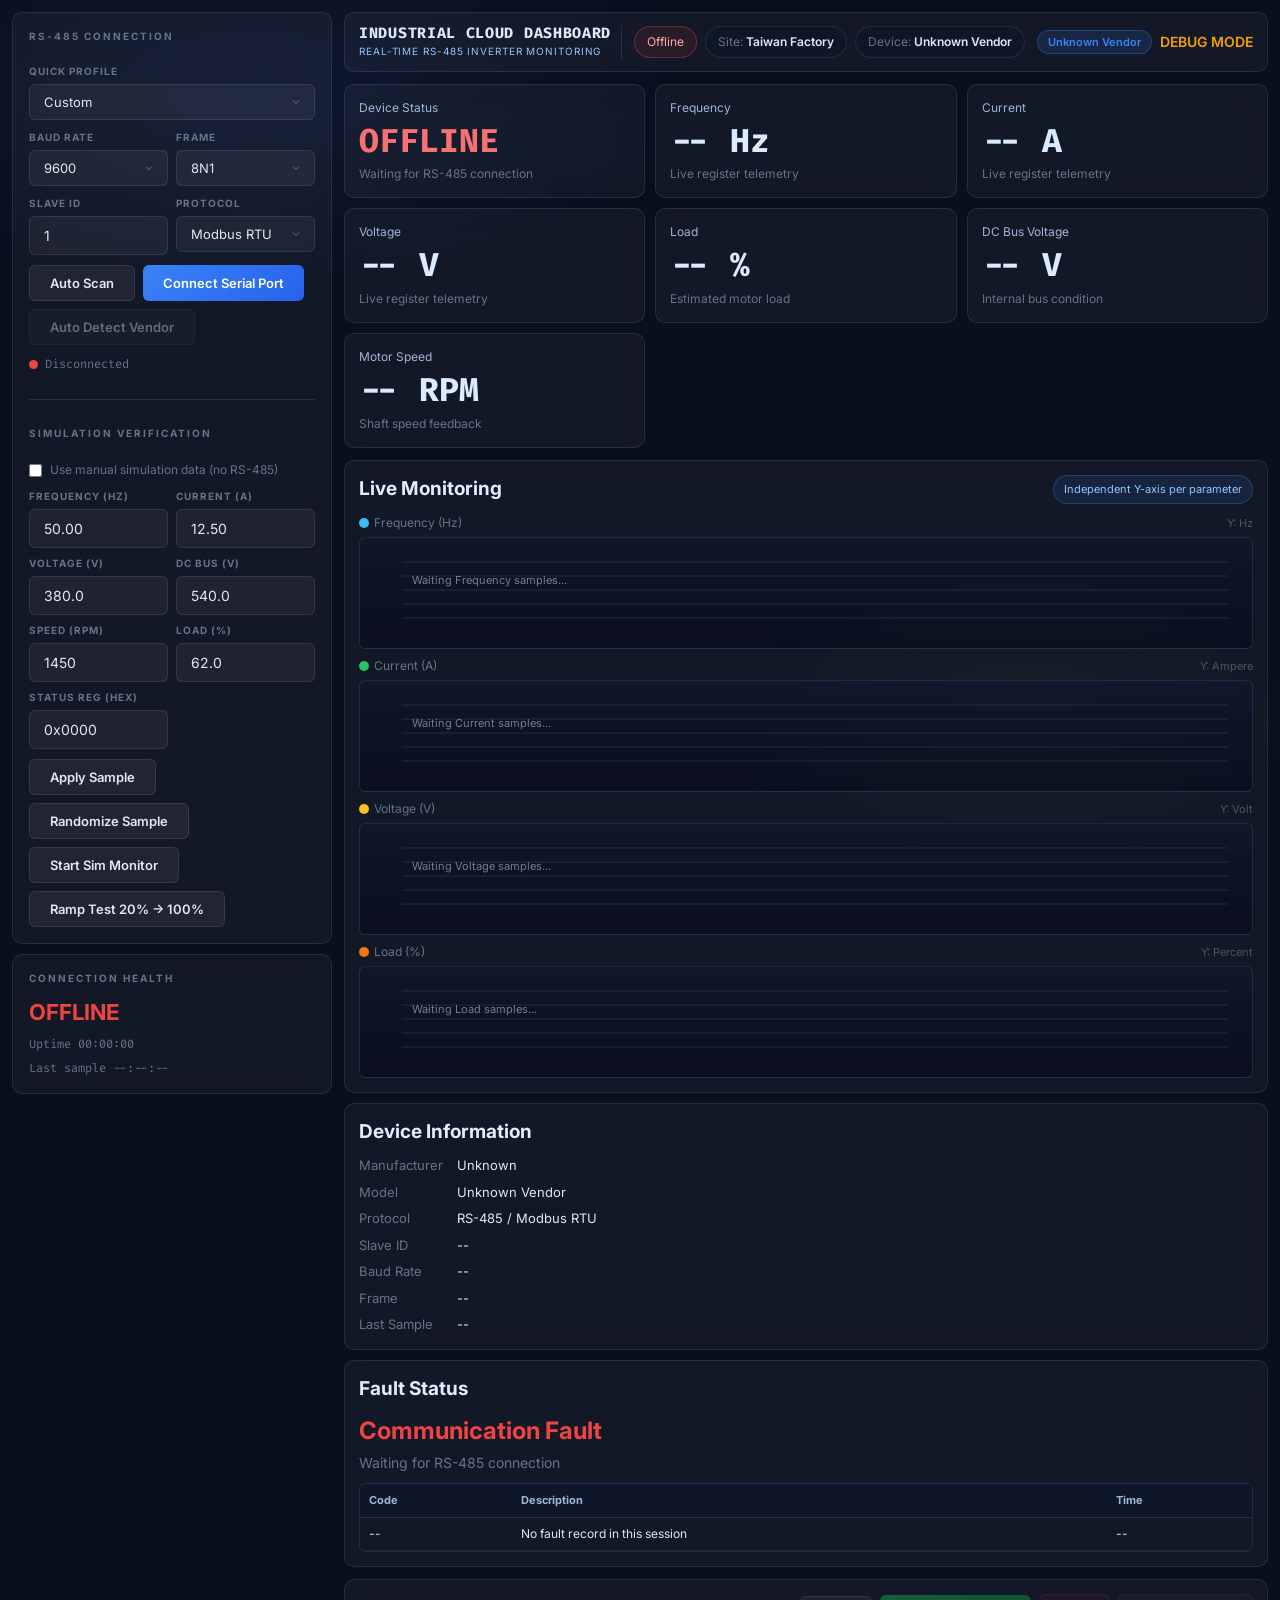
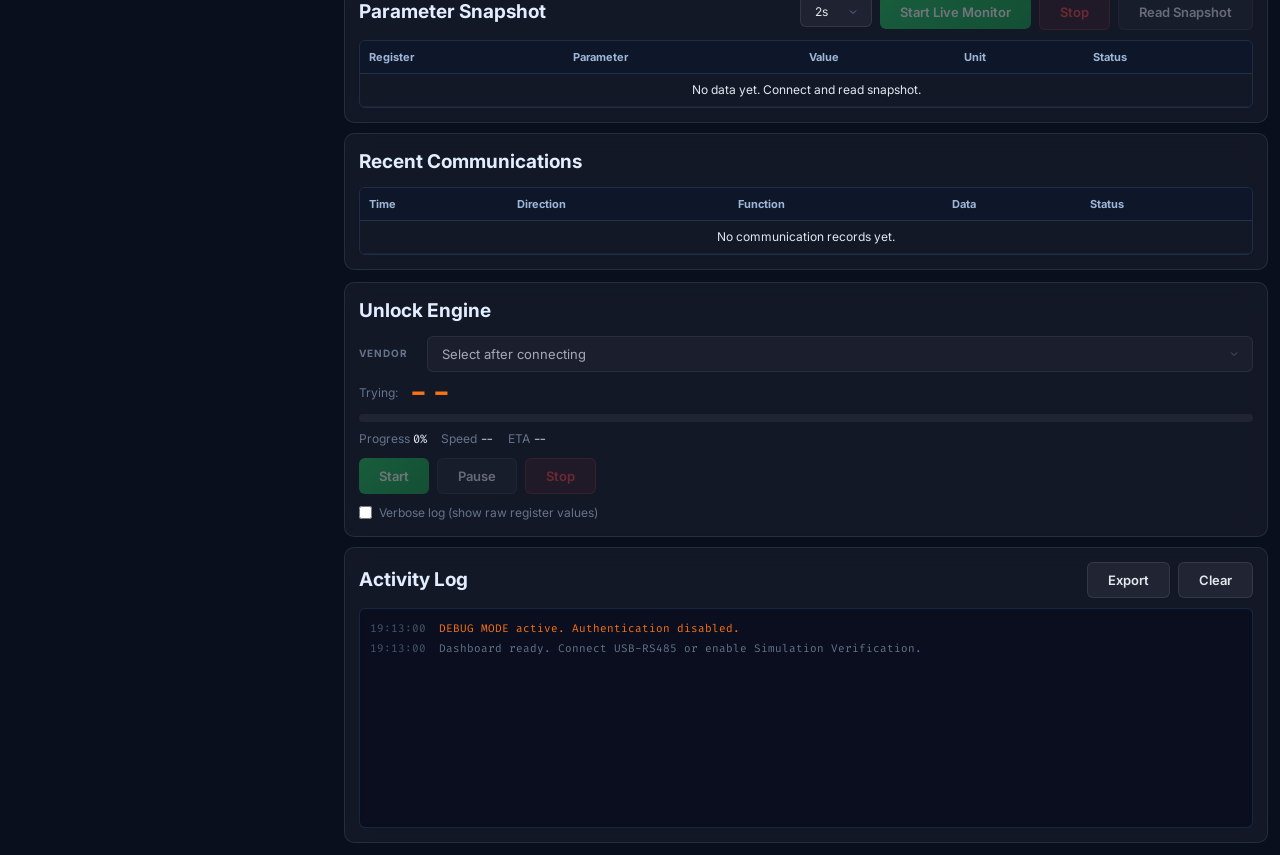
<file: index.html>
<!DOCTYPE html>
<html lang="en">
<head>
  <meta charset="UTF-8">
  <meta name="viewport" content="width=device-width, initial-scale=1.0">
  <title>InverterUnlock Pro — Login</title>
  <meta name="description" content="Secure login for InverterUnlock Pro">
  <meta name="robots" content="noindex, nofollow">
  <link rel="stylesheet" href="css/styles.css">

  <!-- [DEBUG] Bypass login — redirect immediately to app.html -->
  <script>
    var DEBUG_MODE = true; // Set to false to re-enable login
    if (DEBUG_MODE) { window.location.replace('app.html'); }
  </script>
  <style>
    body { display:flex; align-items:center; justify-content:center; min-height:100vh; padding:16px; position:relative; z-index:1; }
    .login-wrap { width:100%; max-width:420px; }
    .logo { text-align:center; margin-bottom:32px; }
    .logo-title { font-family:var(--mono); font-size:22px; font-weight:700; color:#F8FAFC; letter-spacing:1px; }
    .logo-sub { font-size:11px; color:var(--text-muted); letter-spacing:3px; text-transform:uppercase; margin-top:4px; }
    .logo-dot { color:var(--blue); }
    .login-card { padding:36px; }
    .step { display:none; }
    .step.active { display:block; }
    .step-title { font-size:18px; font-weight:600; color:#F8FAFC; margin-bottom:6px; }
    .step-desc  { font-size:13px; color:var(--text-muted); margin-bottom:24px; line-height:1.6; }
    .form-group { margin-bottom:16px; }
    .form-label { display:block; font-size:11px; font-weight:600; color:var(--text-muted); text-transform:uppercase; letter-spacing:1px; margin-bottom:6px; }
    .btn-full { width:100%; justify-content:center; padding:12px; font-size:14px; }
    .back-link { text-align:center; margin-top:16px; }
    .back-link a { color:var(--text-muted); font-size:12px; cursor:pointer; text-decoration:none; }
    .back-link a:hover { color:var(--blue); }
    .error-msg { background:rgba(239,68,68,0.1); border:1px solid rgba(239,68,68,0.25); color:var(--red); border-radius:var(--radius-sm); padding:10px 14px; font-size:12px; margin-top:12px; display:none; }
    .timer { font-family:var(--mono); color:var(--orange); font-size:12px; text-align:right; margin-top:6px; }
    .notice { background:rgba(59,130,246,0.08); border:1px solid rgba(59,130,246,0.2); border-radius:var(--radius-sm); padding:10px 14px; font-size:12px; color:var(--text-muted); margin-bottom:20px; }
    .chrome-note { text-align:center; font-size:11px; color:var(--text-dim); margin-top:24px; }
  </style>
</head>
<body>
  <div class="login-wrap">
    <!-- Logo -->
    <div class="logo">
      <div class="logo-title">Inverter<span class="logo-dot">Unlock</span> Pro</div>
      <div class="logo-sub">RS-485 · Multi-Vendor · Secure</div>
    </div>

    <!-- Card -->
    <div class="card login-card">

      <!-- Step 1: Enter email -->
      <div class="step active" id="step-email">
        <div class="step-title">Sign In</div>
        <div class="step-desc">Enter your authorized email address to receive a one-time login code.</div>
        <div class="notice">Access is restricted to authorized users only.</div>
        <div class="form-group">
          <label class="form-label" for="email-input">Email Address</label>
          <input id="email-input" type="email" class="input" placeholder="your@email.com" autocomplete="email" autofocus>
        </div>
        <div id="email-error" class="error-msg"></div>
        <button id="btn-request-otp" class="btn btn-primary btn-full">Send Login Code</button>
      </div>

      <!-- Step 2: Enter OTP -->
      <div class="step" id="step-otp">
        <div class="step-title">Enter Code</div>
        <div class="step-desc">A 6-digit code was sent to <strong id="otp-email-display"></strong>. Valid for 5 minutes.</div>
        <div class="form-group">
          <label class="form-label" for="otp-input">One-Time Code</label>
          <input id="otp-input" type="text" class="otp-input" placeholder="000000"
                 maxlength="6" inputmode="numeric" pattern="[0-9]*" autocomplete="one-time-code">
          <div class="timer" id="otp-timer">5:00 remaining</div>
        </div>
        <div id="otp-error" class="error-msg"></div>
        <button id="btn-verify-otp" class="btn btn-primary btn-full">Verify & Login</button>
        <div class="back-link"><a id="btn-back">&#8592; Use a different email</a></div>
      </div>

    </div>

    <div class="chrome-note">Requires Chrome or Edge for RS-485 access</div>
  </div>

  <!-- Config (set by deployment) -->
  <script>
    window.APP_CONFIG = { apiBase: 'https://chiphf-inverter-platform.hf.space' };
  </script>
  <script type="module">
    import { requestOTP, verifyOTP, isLoggedIn } from './js/auth.js';

    // Redirect if already logged in
    if (isLoggedIn()) window.location.href = 'app.html';

    // Pre-fill reason if redirected from app
    const params = new URLSearchParams(window.location.search);
    if (params.get('reason')) showError('email-error', params.get('reason'));

    // ── Step 1 ─────────────────────────────────────────────── //
    let pendingEmail = '';
    let otpTimer = null;

    document.getElementById('btn-request-otp').addEventListener('click', async () => {
      const email = document.getElementById('email-input').value.trim();
      if (!email) return showError('email-error', 'Please enter your email address.');

      const btn = document.getElementById('btn-request-otp');
      btn.disabled = true;
      btn.innerHTML = '<span class="spinner"></span> Sending...';
      hideError('email-error');

      try {
        await requestOTP(email);
        pendingEmail = email;
        document.getElementById('otp-email-display').textContent = email;
        switchStep('step-email', 'step-otp');
        document.getElementById('otp-input').focus();
        startTimer();
      } catch (err) {
        showError('email-error', err.message);
      } finally {
        btn.disabled = false;
        btn.innerHTML = 'Send Login Code';
      }
    });

    document.getElementById('email-input').addEventListener('keydown', e => {
      if (e.key === 'Enter') document.getElementById('btn-request-otp').click();
    });

    // ── Step 2 ─────────────────────────────────────────────── //
    document.getElementById('btn-verify-otp').addEventListener('click', async () => {
      const otp = document.getElementById('otp-input').value.trim();
      if (otp.length !== 6) return showError('otp-error', 'Please enter the 6-digit code.');

      const btn = document.getElementById('btn-verify-otp');
      btn.disabled = true;
      btn.innerHTML = '<span class="spinner"></span> Verifying...';
      hideError('otp-error');

      try {
        await verifyOTP(pendingEmail, otp);
        stopTimer();
        window.location.href = 'app.html';
      } catch (err) {
        showError('otp-error', err.message);
        btn.disabled = false;
        btn.innerHTML = 'Verify & Login';
      }
    });

    document.getElementById('otp-input').addEventListener('keydown', e => {
      if (e.key === 'Enter') document.getElementById('btn-verify-otp').click();
    });

    document.getElementById('btn-back').addEventListener('click', () => {
      stopTimer();
      switchStep('step-otp', 'step-email');
    });

    // ── Helpers ────────────────────────────────────────────── //
    function switchStep(from, to) {
      document.getElementById(from).classList.remove('active');
      document.getElementById(to).classList.add('active');
    }

    function showError(id, msg) {
      const el = document.getElementById(id);
      el.textContent = msg;
      el.style.display = 'block';
    }
    function hideError(id) { document.getElementById(id).style.display = 'none'; }

    function startTimer() {
      let remaining = 5 * 60;
      const el = document.getElementById('otp-timer');
      otpTimer = setInterval(() => {
        remaining--;
        const m = Math.floor(remaining / 60);
        const s = remaining % 60;
        el.textContent = `${m}:${String(s).padStart(2,'0')} remaining`;
        if (remaining <= 0) {
          stopTimer();
          el.textContent = 'Code expired';
          el.style.color = 'var(--red)';
          showError('otp-error', 'Code expired. Please go back and request a new one.');
        }
      }, 1000);
    }
    function stopTimer() { if (otpTimer) { clearInterval(otpTimer); otpTimer = null; } }
  </script>
</body>
</html>
</file>
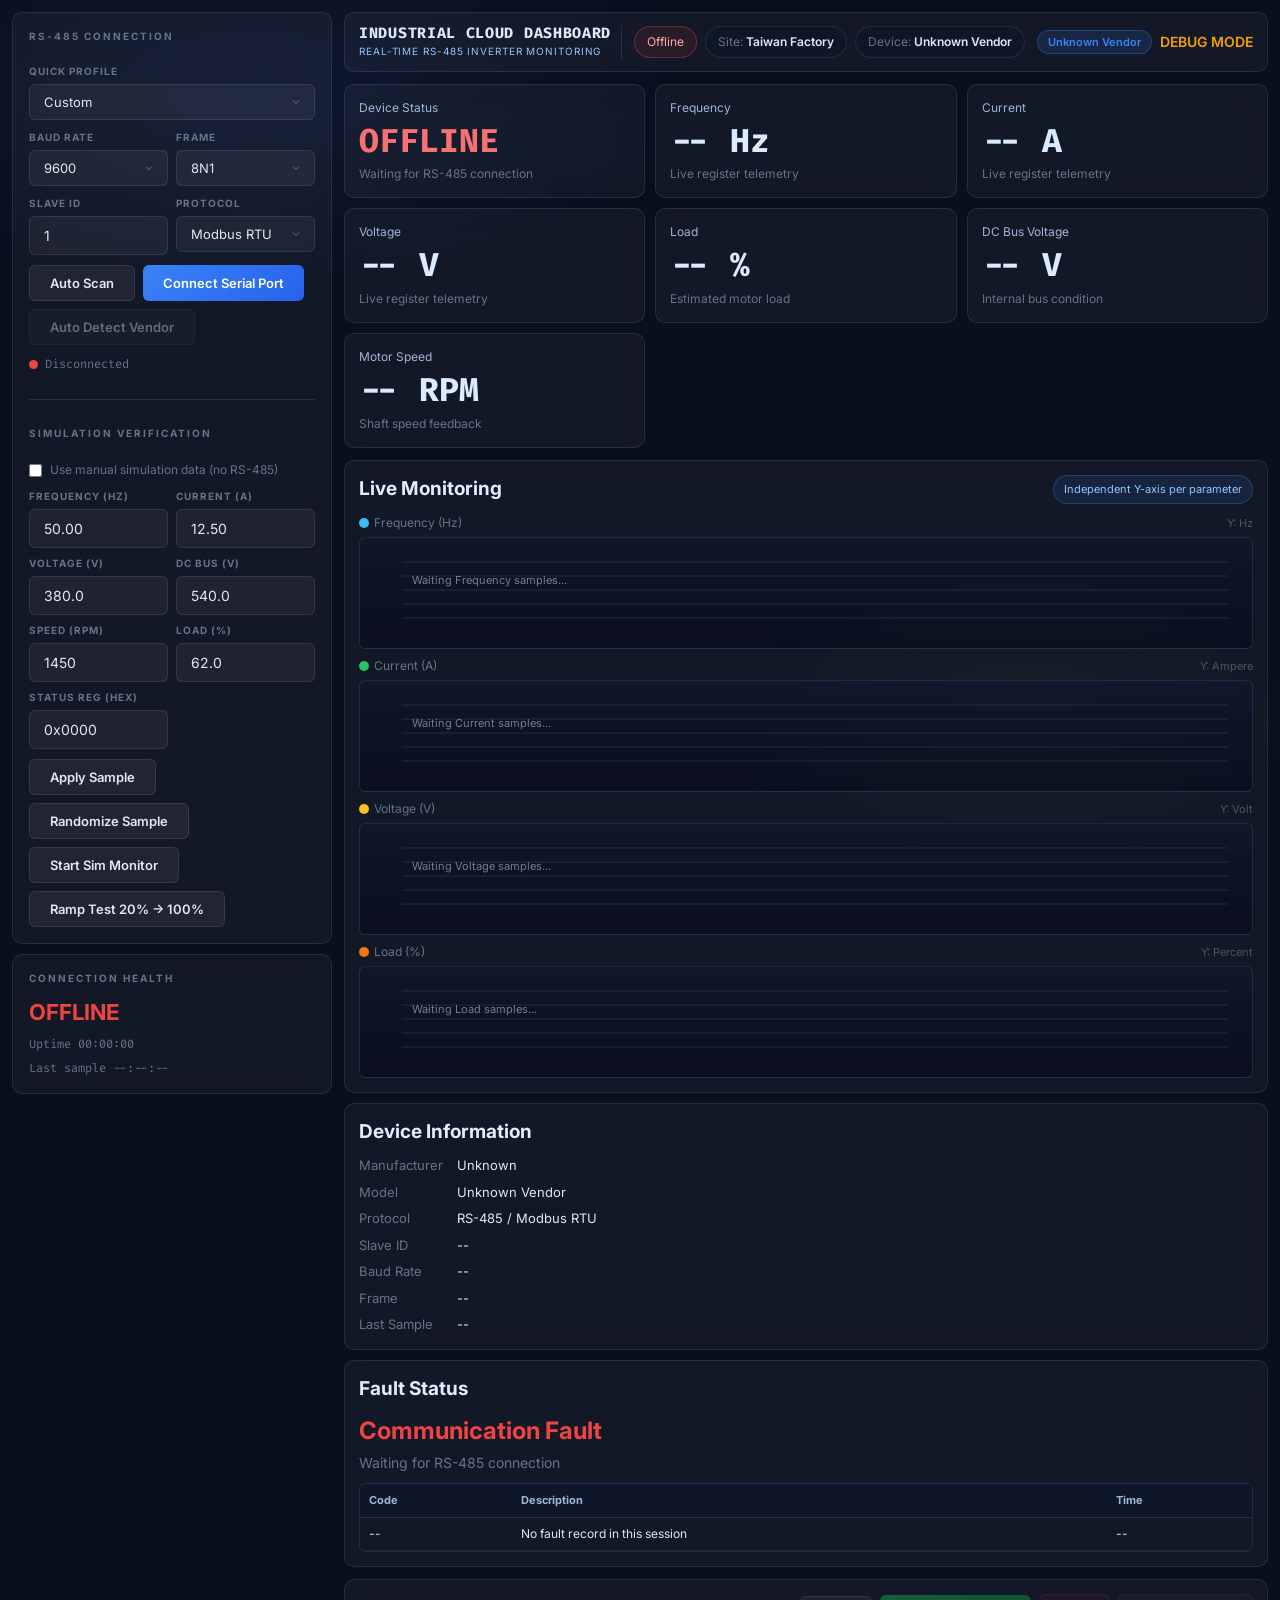
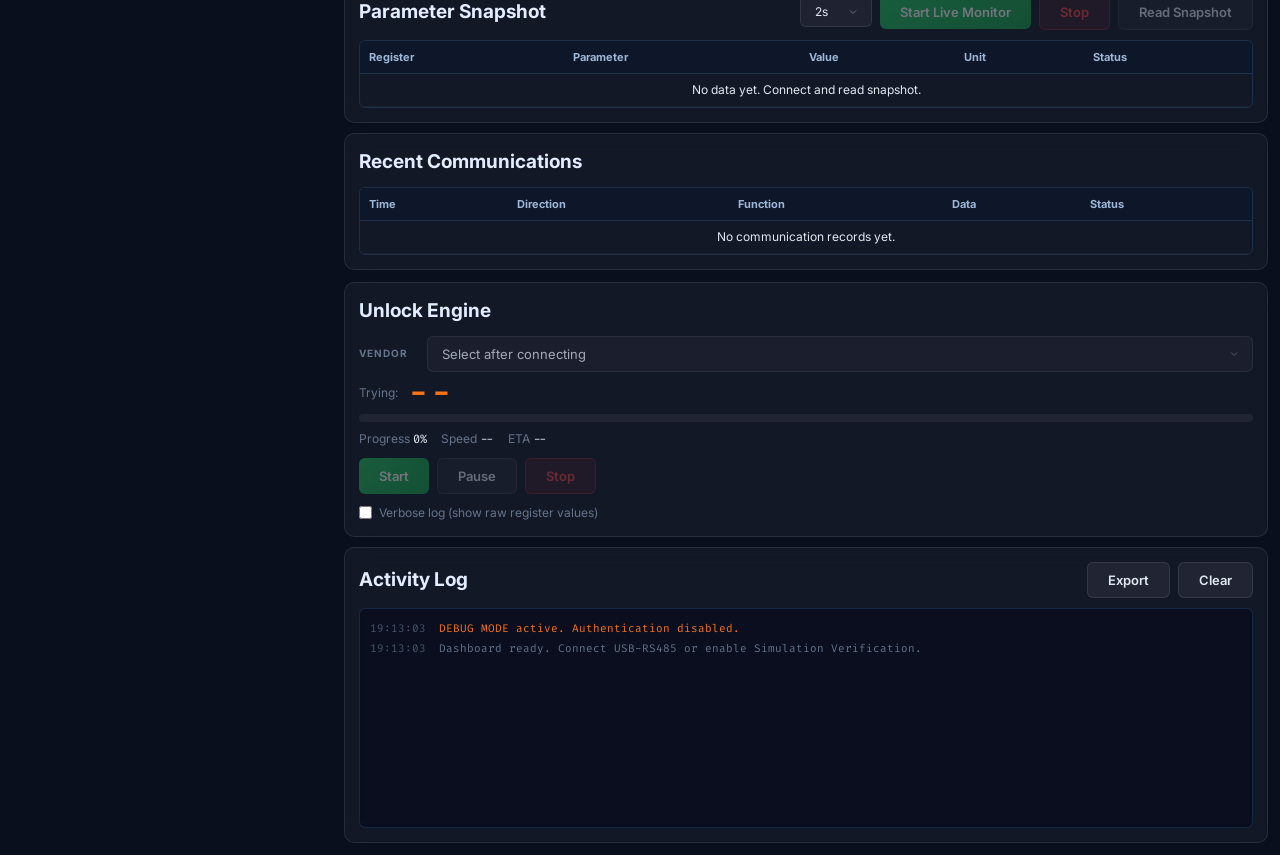
<file: admin.html>
<!DOCTYPE html>
<html lang="en">
<head>
  <meta charset="UTF-8">
  <meta name="viewport" content="width=device-width, initial-scale=1.0">
  <title>Admin — InverterUnlock Pro</title>
  <meta name="robots" content="noindex, nofollow">
  <link rel="stylesheet" href="css/styles.css">
  <style>
    body { position:relative; z-index:1; min-height:100vh; }
    .header { display:flex; align-items:center; gap:16px; padding:14px 24px; border-bottom:1px solid var(--border); background:rgba(10,15,30,0.8); }
    .header-logo { font-family:var(--mono); font-size:16px; font-weight:700; color:#F8FAFC; }
    .header-logo span { color:var(--blue); }
    .main { max-width:900px; margin:0 auto; padding:24px 16px; display:flex; flex-direction:column; gap:16px; }
    .card { padding:22px; }
    .grid-2 { display:grid; grid-template-columns:1fr 1fr; gap:16px; }
    .table { width:100%; border-collapse:collapse; font-size:13px; }
    .table th { font-size:10px; font-weight:700; color:var(--text-muted); text-transform:uppercase; letter-spacing:1px; padding:8px 12px; text-align:left; border-bottom:1px solid var(--border); }
    .table td { padding:10px 12px; border-bottom:1px solid rgba(255,255,255,0.04); color:var(--text); }
    .table td:last-child { text-align:right; }
    .table tr:hover td { background:rgba(255,255,255,0.02); }
    .inline-row { display:flex; gap:8px; }
    .inline-row .input { flex:1; }
    .stat-card { text-align:center; padding:20px; }
    .stat-num  { font-family:var(--mono); font-size:36px; font-weight:700; color:var(--blue); }
    .stat-lbl  { font-size:11px; color:var(--text-muted); text-transform:uppercase; letter-spacing:1px; margin-top:4px; }
    @media (max-width:600px) { .grid-2 { grid-template-columns:1fr; } }
  </style>
</head>
<body>
  <script>window.APP_CONFIG = { apiBase: 'https://YOUR-HF-USERNAME-inverter-unlock-api.hf.space' };</script>

  <header class="header">
    <div class="header-logo">Inverter<span>Unlock</span> <span style="color:var(--orange)">Admin</span></div>
    <div style="margin-left:auto;display:flex;gap:10px;">
      <a href="app.html" class="btn btn-ghost" style="padding:6px 14px;font-size:12px;">App</a>
      <button class="btn btn-ghost" id="btn-logout" style="padding:6px 14px;font-size:12px;">Logout</button>
    </div>
  </header>

  <div class="main">

    <!-- Stats -->
    <div class="grid-2">
      <div class="card stat-card">
        <div class="stat-num" id="stat-whitelist">—</div>
        <div class="stat-lbl">Whitelisted Users</div>
      </div>
      <div class="card stat-card">
        <div class="stat-num" id="stat-sessions">—</div>
        <div class="stat-lbl">Active Sessions</div>
      </div>
    </div>

    <!-- Whitelist management -->
    <div class="card">
      <div class="section-label">Whitelist Management</div>
      <div class="inline-row" style="margin-bottom:16px;">
        <input id="inp-add-email" class="input" type="email" placeholder="newuser@email.com">
        <button class="btn btn-success" id="btn-add-email">Add User</button>
      </div>
      <table class="table" id="tbl-whitelist">
        <thead><tr><th>Email</th><th>Action</th></tr></thead>
        <tbody id="tbody-whitelist"></tbody>
      </table>
    </div>

    <!-- Active sessions -->
    <div class="card">
      <div style="display:flex;align-items:center;margin-bottom:14px;">
        <div class="section-label" style="margin:0;">Active Sessions</div>
        <button class="btn btn-ghost" id="btn-refresh-sessions" style="margin-left:auto;padding:5px 12px;font-size:11px;">Refresh</button>
      </div>
      <table class="table">
        <thead><tr><th>Email</th><th>Login Time</th><th>IP</th><th>Action</th></tr></thead>
        <tbody id="tbody-sessions"></tbody>
      </table>
    </div>

    <!-- Audit log -->
    <div class="card">
      <div class="section-label">Recent Audit Log</div>
      <table class="table">
        <thead><tr><th>Time</th><th>Email</th><th>Action</th><th>Details</th></tr></thead>
        <tbody id="tbody-logs"></tbody>
      </table>
    </div>

  </div>

  <script type="module">
    import { requireAuth, isAdmin, logout, authGet, authPost } from './js/auth.js';

    if (!requireAuth()) throw new Error('Not authenticated');
    if (!isAdmin()) { window.location.href = 'app.html'; }

    document.getElementById('btn-logout').addEventListener('click', () => logout());

    // ── Load all data ─────────────────────────────────────────── //
    async function loadAll() {
      await Promise.all([loadWhitelist(), loadSessions(), loadLogs()]);
    }

    async function loadWhitelist() {
      const data = await authGet('/admin/whitelist');
      document.getElementById('stat-whitelist').textContent = data.emails.length;
      const tbody = document.getElementById('tbody-whitelist');
      tbody.innerHTML = data.emails.map(email => `
        <tr>
          <td style="font-family:var(--mono);font-size:12px;">${email}</td>
          <td><button class="btn btn-danger" style="padding:4px 12px;font-size:11px;"
              onclick="removeEmail('${email}')">Remove</button></td>
        </tr>`).join('');
    }

    async function loadSessions() {
      const data = await authGet('/admin/sessions');
      document.getElementById('stat-sessions').textContent = data.count;
      const tbody = document.getElementById('tbody-sessions');
      tbody.innerHTML = data.sessions.map(s => `
        <tr>
          <td style="font-family:var(--mono);font-size:12px;">${s.email}</td>
          <td style="font-size:12px;">${s.issued_at ? new Date(s.issued_at).toLocaleString() : '—'}</td>
          <td style="font-family:var(--mono);font-size:11px;color:var(--text-muted);">${s.ip}</td>
          <td><button class="btn btn-danger" style="padding:4px 12px;font-size:11px;"
              onclick="kickSession('${s.email}')">Kick</button></td>
        </tr>`).join('') || '<tr><td colspan="4" style="color:var(--text-muted);text-align:center;">No active sessions</td></tr>';
    }

    async function loadLogs() {
      const data = await authGet('/audit/recent?n=30');
      const tbody = document.getElementById('tbody-logs');
      const colorMap = { PASSWORD_FOUND:'var(--green)', ERROR:'var(--red)', session_start:'var(--blue)' };
      tbody.innerHTML = data.logs.map(l => {
        const color = colorMap[l.action] || 'var(--text-muted)';
        const ts    = l.ts ? new Date(l.ts).toLocaleString() : '—';
        const detail = l.password != null ? `PW: ${String(l.password).padStart(5,'0')}` : (l.details || '');
        return `<tr>
          <td style="font-size:11px;color:var(--text-dim);">${ts}</td>
          <td style="font-family:var(--mono);font-size:11px;">${l.email || ''}</td>
          <td style="font-size:12px;color:${color};font-weight:600;">${l.action}</td>
          <td style="font-size:11px;color:var(--text-muted);">${detail}</td>
        </tr>`;
      }).join('') || '<tr><td colspan="4" style="color:var(--text-muted);text-align:center;">No logs yet</td></tr>';
    }

    // ── Actions (exposed to global scope for inline onclick) ──── //
    window.removeEmail = async (email) => {
      if (!confirm(`Remove ${email} from whitelist?`)) return;
      await authPost('/admin/whitelist/remove', { email });
      loadAll();
    };

    window.kickSession = async (email) => {
      if (!confirm(`Force logout ${email}?`)) return;
      await authPost('/admin/sessions/kick', { email });
      loadAll();
    };

    document.getElementById('btn-add-email').addEventListener('click', async () => {
      const email = document.getElementById('inp-add-email').value.trim();
      if (!email) return;
      await authPost('/admin/whitelist/add', { email });
      document.getElementById('inp-add-email').value = '';
      loadAll();
    });

    document.getElementById('btn-refresh-sessions').addEventListener('click', loadAll);

    loadAll();
  </script>
</body>
</html>
</file>
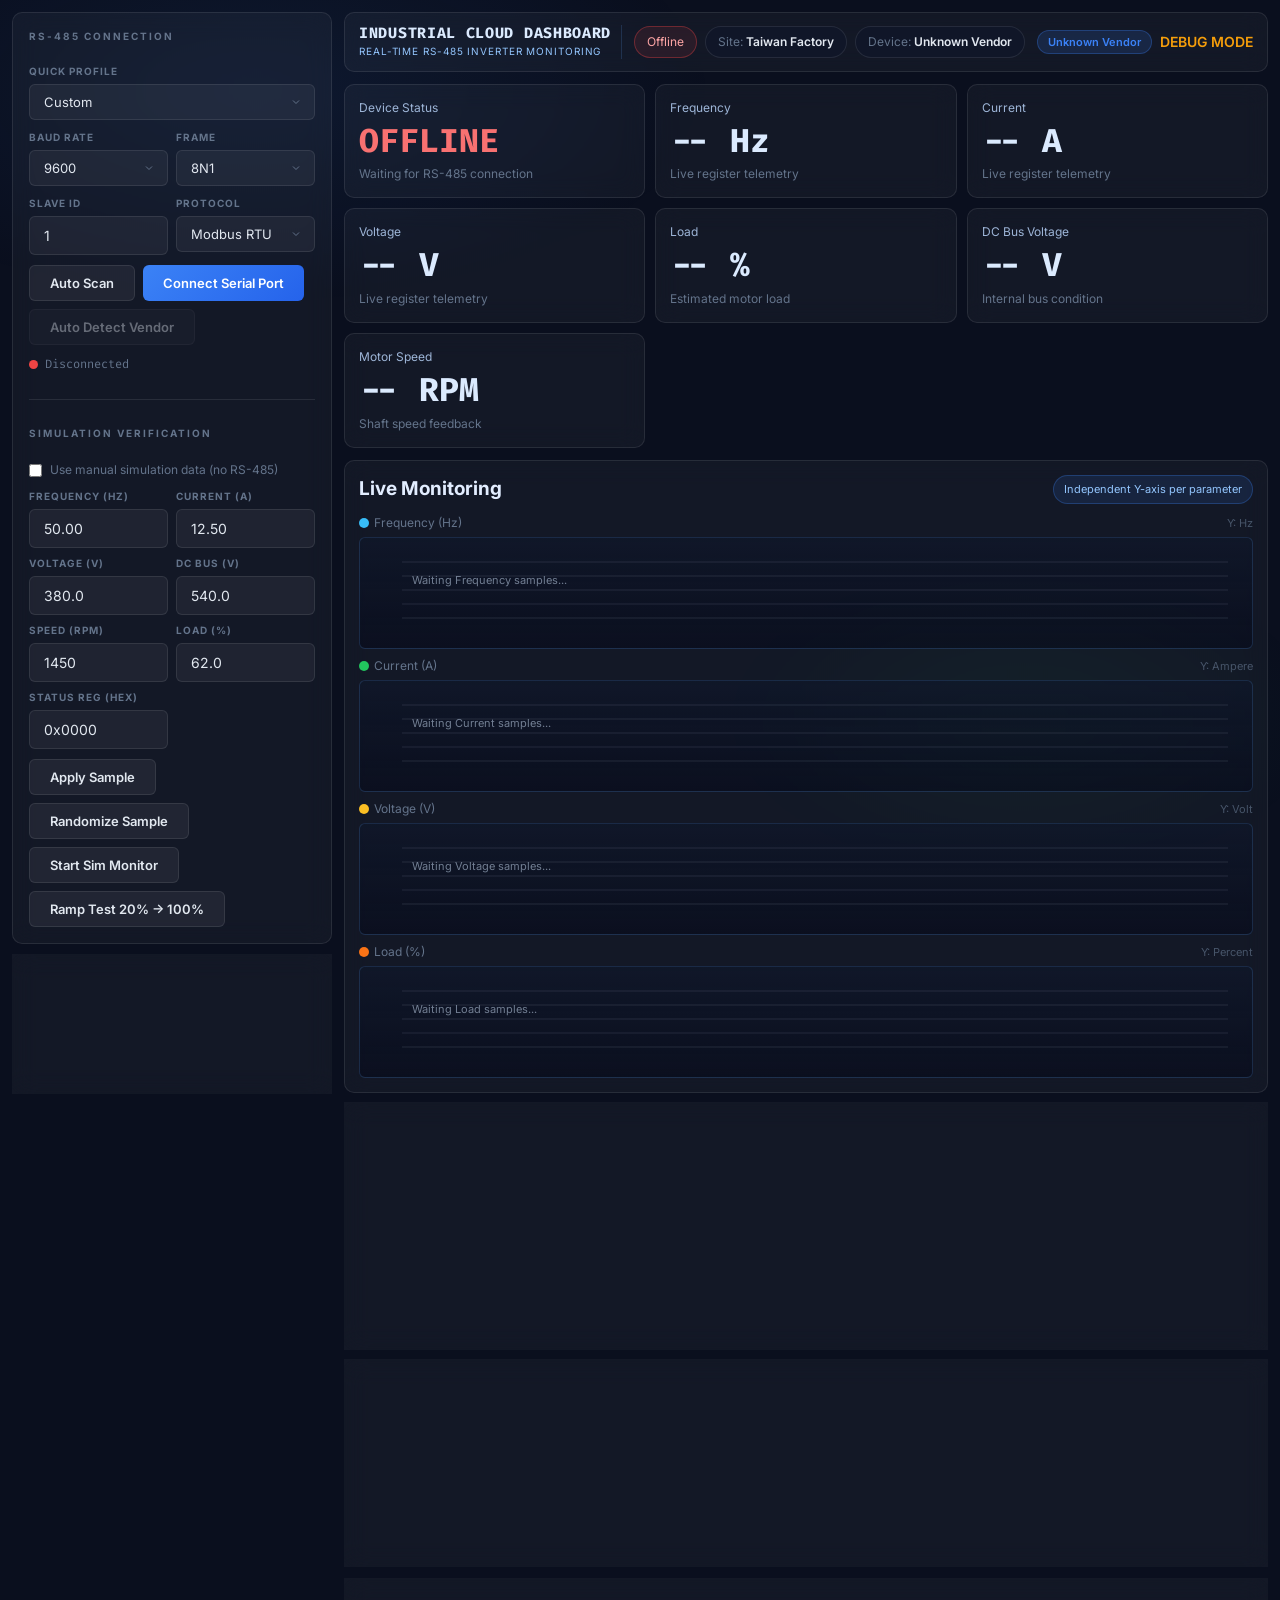
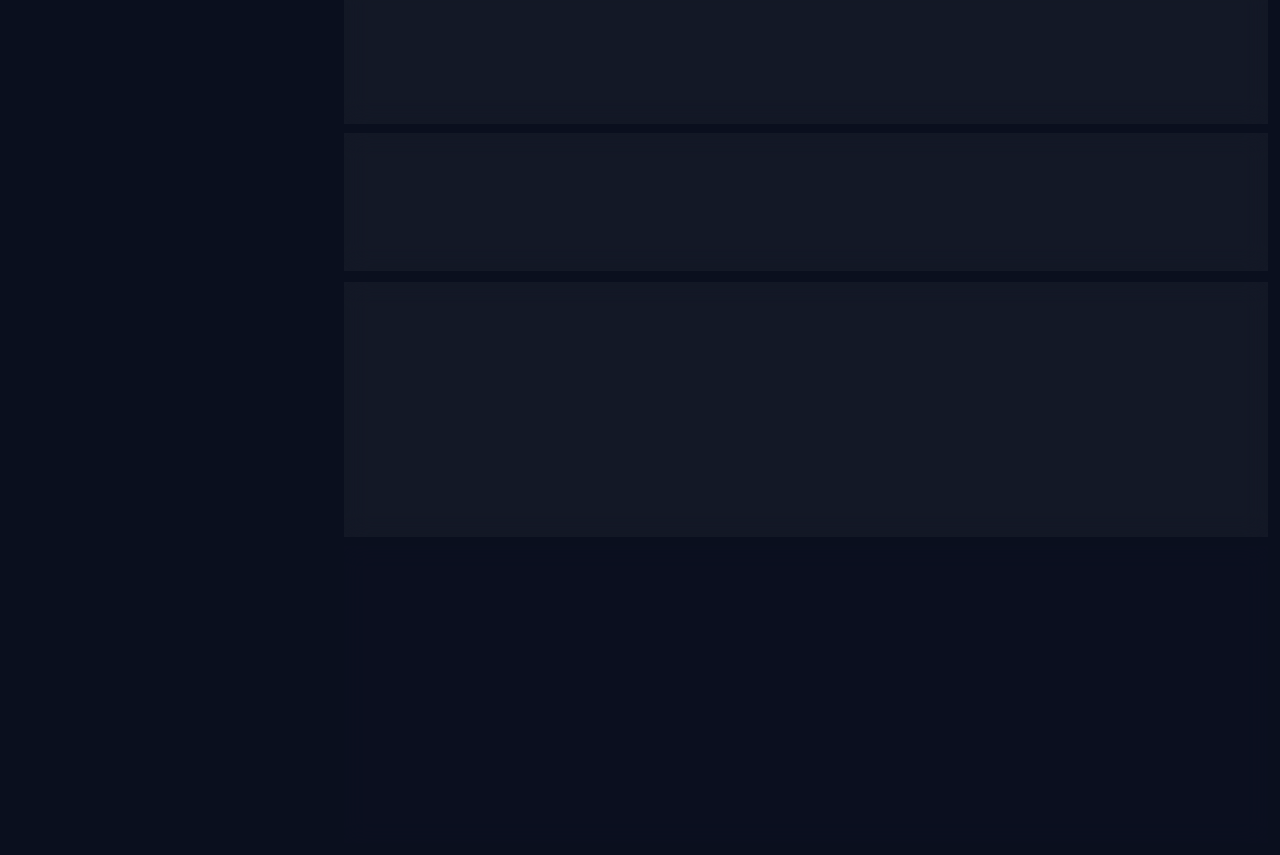
<file: app.html>
<!DOCTYPE html>
<html lang="en">
<head>
  <meta charset="UTF-8">
  <meta name="viewport" content="width=device-width, initial-scale=1.0">
  <title>Industrial Drive Cloud Platform</title>
  <meta name="robots" content="noindex, nofollow">
  <link rel="stylesheet" href="css/styles.css">
</head>
<body class="dashboard-body">
  <script>
    window.APP_CONFIG = {
      apiBase: 'https://chiphf-inverter-platform.hf.space',
      debugAuditToken: '5c0a80c1f38e49a437b5f9be42c0aafb',
    };

    window.DEBUG_MODE = true;
    window.DEBUG_VENDORS = [
      { key: 'delta_vfd', name: 'Delta VFD (M/E/EL/L)' },
      { key: 'invt_gd', name: 'INVT GD Series' },
      { key: 'fuling_dzb', name: 'Fuling DZB Series' },
      { key: 'slanvert_sb', name: 'Slanvert SB Series' },
      { key: 'hiconics_hi', name: 'Hiconics HI Series' },
      { key: 'veikong_vfd', name: 'Veikong VFD Series' },
      { key: 'generic', name: 'Generic (Unknown)' },
    ];

    window.DEBUG_CONFIGS = {
      delta_vfd: { r: 0x0002, v: 0x0003, pw: [0, 1, 2, 9], d: 60, la: null, ld: 0, ck: 'eq_zero' },
      invt_gd: { r: 0x0700, v: 0x0000, pw: [0, 8, 100, 1234], d: 70, la: null, ld: 0, ck: 'eq_zero' },
      fuling_dzb: { r: 0x0B00, v: 0x0B01, pw: [0, 808, 100, 1], d: 80, la: null, ld: 0, ck: 'eq_zero' },
      slanvert_sb: { r: 0x0000, v: 0x0001, pw: [0, 1, 88, 100], d: 80, la: null, ld: 0, ck: 'eq_zero' },
      hiconics_hi: { r: 0x0008, v: 0x0007, pw: [0, 100, 1, 168], d: 80, la: null, ld: 0, ck: 'any_nonzero' },
      veikong_vfd: { r: 0x0000, v: 0x0900, pw: [0, 1111, 1, 100], d: 80, la: null, ld: 0, ck: 'neq_ffff' },
      generic: { r: 0x0000, v: 0x0001, pw: [0, 1, 8, 100, 808, 1111, 1234, 9999, 168, 88], d: 120, la: null, ld: 0, ck: 'neq_ffff' },
    };

    window.DEBUG_PARAM_REGS = {
      delta_vfd: [
        { reg: 0x2103, name: 'Output Frequency', scale: 0.01, unit: 'Hz' },
        { reg: 0x2104, name: 'Output Voltage', scale: 1.0, unit: 'V' },
        { reg: 0x2105, name: 'Output Current', scale: 0.1, unit: 'A' },
        { reg: 0x2107, name: 'DC Bus Voltage', scale: 1.0, unit: 'V' },
        { reg: 0x2106, name: 'Motor Speed', scale: 1, unit: 'RPM' },
        { reg: 0x2116, name: 'Drive Status', scale: 1, unit: '(hex)' },
      ],
      invt_gd: [
        { reg: 0xB000, name: 'Output Frequency', scale: 0.01, unit: 'Hz' },
        { reg: 0xB002, name: 'DC Bus Voltage', scale: 0.1, unit: 'V' },
        { reg: 0xB003, name: 'Output Voltage', scale: 1.0, unit: 'V' },
        { reg: 0xB004, name: 'Output Current', scale: 0.01, unit: 'A' },
        { reg: 0xB005, name: 'Motor Speed', scale: 1, unit: 'RPM' },
        { reg: 0xB006, name: 'Output Power', scale: 0.1, unit: 'kW' },
      ],
      fuling_dzb: [
        { reg: 0x3000, name: 'Output Frequency', scale: 0.01, unit: 'Hz' },
        { reg: 0x3001, name: 'Output Voltage', scale: 1.0, unit: 'V' },
        { reg: 0x3002, name: 'Output Current', scale: 0.01, unit: 'A' },
        { reg: 0x3004, name: 'DC Bus Voltage', scale: 0.1, unit: 'V' },
        { reg: 0x3005, name: 'Motor Speed', scale: 1, unit: 'RPM' },
      ],
      slanvert_sb: [
        { reg: 0x1000, name: 'Output Frequency', scale: 0.01, unit: 'Hz' },
        { reg: 0x1001, name: 'Output Voltage', scale: 1.0, unit: 'V' },
        { reg: 0x1002, name: 'Output Current', scale: 0.1, unit: 'A' },
        { reg: 0x1003, name: 'DC Bus Voltage', scale: 1.0, unit: 'V' },
      ],
      hiconics_hi: [
        { reg: 0x1000, name: 'Output Frequency', scale: 0.01, unit: 'Hz' },
        { reg: 0x1001, name: 'Output Voltage', scale: 1.0, unit: 'V' },
        { reg: 0x1002, name: 'Output Current', scale: 0.1, unit: 'A' },
        { reg: 0x1003, name: 'DC Bus Voltage', scale: 1.0, unit: 'V' },
      ],
      veikong_vfd: [
        { reg: 0x3001, name: 'Output Frequency', scale: 0.01, unit: 'Hz' },
        { reg: 0x3002, name: 'Output Voltage', scale: 1.0, unit: 'V' },
        { reg: 0x3003, name: 'Output Current', scale: 0.01, unit: 'A' },
        { reg: 0x3005, name: 'DC Bus Voltage', scale: 0.1, unit: 'V' },
      ],
      generic: [
        { reg: 0x3001, name: 'Reg 0x3001', scale: 1, unit: '' },
        { reg: 0x3002, name: 'Reg 0x3002', scale: 1, unit: '' },
        { reg: 0x3003, name: 'Reg 0x3003', scale: 1, unit: '' },
        { reg: 0x2103, name: 'Reg 0x2103', scale: 1, unit: '' },
        { reg: 0xB000, name: 'Reg 0xB000', scale: 1, unit: '' },
      ],
    };
  </script>

  <div class="dashboard-shell">
    <aside class="side-panel">
      <section class="card conn-panel" id="panel-devices">
        <div class="section-label">RS-485 Connection</div>

        <div>
          <label class="field-label" for="sel-profile">Quick Profile</label>
          <select id="sel-profile" class="select">
            <option value="">Custom</option>
            <option value="delta_vfd">Delta VFD (M/E/EL/L)</option>
            <option value="invt_gd">INVT GD Series</option>
            <option value="fuling_dzb">Fuling DZB Series</option>
            <option value="slanvert_sb">Slanvert SB Series</option>
            <option value="hiconics_hi">Hiconics HI Series</option>
            <option value="veikong_vfd">Veikong VFD Series</option>
          </select>
        </div>

        <div class="conn-grid">
          <div>
            <label class="field-label" for="sel-baud">Baud Rate</label>
            <select id="sel-baud" class="select">
              <option value="9600" selected>9600</option>
              <option value="19200">19200</option>
              <option value="38400">38400</option>
              <option value="4800">4800</option>
              <option value="115200">115200</option>
            </select>
          </div>
          <div>
            <label class="field-label" for="sel-frame">Frame</label>
            <select id="sel-frame" class="select">
              <option value="8N1" selected>8N1</option>
              <option value="8E1">8E1</option>
              <option value="8O1">8O1</option>
              <option value="8N2">8N2</option>
            </select>
          </div>
        </div>

        <div class="conn-grid">
          <div>
            <label class="field-label" for="inp-slave">Slave ID</label>
            <input id="inp-slave" type="number" class="input" value="1" min="1" max="247">
          </div>
          <div>
            <label class="field-label" for="sel-protocol">Protocol</label>
            <select id="sel-protocol" class="select">
              <option value="modbus_rtu" selected>Modbus RTU</option>
            </select>
          </div>
        </div>

        <div class="scan-progress" id="scan-progress">
          <div class="scan-label" id="scan-label">Scanning...</div>
          <div class="scan-bar-track">
            <div class="scan-bar-fill" id="scan-bar"></div>
          </div>
          <div class="scan-label dim" id="scan-detail"></div>
        </div>

        <div class="conn-actions">
          <button id="btn-scan" class="btn btn-ghost" type="button">Auto Scan</button>
          <button id="btn-connect" class="btn btn-primary" type="button">Connect Serial Port</button>
          <button id="btn-fingerprint" class="btn btn-ghost" type="button" disabled>Auto Detect Vendor</button>
        </div>

        <div class="conn-status">
          <span class="status-dot disconnected" id="dot-status"></span>
          <span id="lbl-conn-status">Disconnected</span>
        </div>

        <hr class="divider">
        <div class="section-label">Simulation Verification</div>
        <label class="sim-toggle">
          <input type="checkbox" id="sim-enabled">
          <span>Use manual simulation data (no RS-485)</span>
        </label>
        <div class="sim-grid">
          <div>
            <label class="field-label" for="sim-freq">Frequency (Hz)</label>
            <input id="sim-freq" type="number" class="input" value="50" step="0.01">
          </div>
          <div>
            <label class="field-label" for="sim-current">Current (A)</label>
            <input id="sim-current" type="number" class="input" value="12.50" step="0.01">
          </div>
          <div>
            <label class="field-label" for="sim-voltage">Voltage (V)</label>
            <input id="sim-voltage" type="number" class="input" value="380.0" step="0.1">
          </div>
          <div>
            <label class="field-label" for="sim-bus">DC Bus (V)</label>
            <input id="sim-bus" type="number" class="input" value="540.0" step="0.1">
          </div>
          <div>
            <label class="field-label" for="sim-speed">Speed (RPM)</label>
            <input id="sim-speed" type="number" class="input" value="1450" step="1">
          </div>
          <div>
            <label class="field-label" for="sim-load">Load (%)</label>
            <input id="sim-load" type="number" class="input" value="62" step="0.1" min="0" max="100">
          </div>
          <div>
            <label class="field-label" for="sim-status">Status Reg (hex)</label>
            <input id="sim-status" type="text" class="input" value="0x0000">
          </div>
        </div>
        <div class="sim-actions">
          <button id="btn-sim-apply" class="btn btn-ghost" type="button">Apply Sample</button>
          <button id="btn-sim-random" class="btn btn-ghost" type="button">Randomize Sample</button>
          <button id="btn-sim-live-toggle" class="btn btn-ghost" type="button">Start Sim Monitor</button>
          <button id="btn-sim-ramp" class="btn btn-ghost" type="button">Ramp Test 20% -> 100%</button>
        </div>
      </section>

      <section class="card side-status-card">
        <div class="section-label">Connection Health</div>
        <div class="side-status-main" id="side-connection-health">OFFLINE</div>
        <div class="side-status-sub" id="side-uptime">Uptime 00:00:00</div>
        <div class="side-status-sub" id="side-last-update">Last sample --:--:--</div>
      </section>
    </aside>

    <div class="workspace-panel">
      <header class="top-header card" id="dashboard-top">
        <div class="top-left">
          <div class="top-brand">
            <div class="top-brand-title">INDUSTRIAL CLOUD DASHBOARD</div>
            <div class="top-brand-sub">Real-time RS-485 Inverter Monitoring</div>
          </div>
          <div class="chip chip-offline" id="live-chip">Offline</div>
          <div class="chip">Site: <strong>Taiwan Factory</strong></div>
          <div class="chip">Device: <strong id="device-title">No Device</strong></div>
        </div>
        <div class="top-right">
          <div id="vendor-badge" class="badge badge-blue">No vendor selected</div>
          <div id="user-email" class="user-info" style="color:#f59e0b;font-weight:600;">DEBUG MODE</div>
        </div>
      </header>

      <main class="dashboard-main">
        <section class="kpi-grid">
          <article class="card kpi-card kpi-state">
            <div class="kpi-label">Device Status</div>
            <div class="kpi-value error" id="kpi-state">OFFLINE</div>
            <div class="kpi-sub" id="kpi-state-note">Waiting for RS-485 connection</div>
          </article>

          <article class="card kpi-card">
            <div class="kpi-label">Frequency</div>
            <div class="kpi-value" id="kpi-freq">-- Hz</div>
            <div class="kpi-sub">Live register telemetry</div>
          </article>

          <article class="card kpi-card">
            <div class="kpi-label">Current</div>
            <div class="kpi-value" id="kpi-current">-- A</div>
            <div class="kpi-sub">Live register telemetry</div>
          </article>

          <article class="card kpi-card">
            <div class="kpi-label">Voltage</div>
            <div class="kpi-value" id="kpi-voltage">-- V</div>
            <div class="kpi-sub">Live register telemetry</div>
          </article>

          <article class="card kpi-card">
            <div class="kpi-label">Load</div>
            <div class="kpi-value" id="kpi-load">-- %</div>
            <div class="kpi-sub">Estimated motor load</div>
          </article>

          <article class="card kpi-card">
            <div class="kpi-label">DC Bus Voltage</div>
            <div class="kpi-value" id="kpi-bus">-- V</div>
            <div class="kpi-sub">Internal bus condition</div>
          </article>

          <article class="card kpi-card">
            <div class="kpi-label">Motor Speed</div>
            <div class="kpi-value" id="kpi-speed">-- RPM</div>
            <div class="kpi-sub">Shaft speed feedback</div>
          </article>
        </section>

        <section class="monitor-grid">
          <article class="card panel live-panel" id="panel-monitoring">
            <div class="panel-head">
              <div class="panel-title">Live Monitoring</div>
              <div class="multi-axis-note">Independent Y-axis per parameter</div>
            </div>
            <div class="chart-stack">
              <div class="chart-mini-row">
                <div class="chart-mini-head">
                  <span class="legend-item"><span class="legend-dot freq"></span>Frequency (Hz)</span>
                  <span class="chart-mini-scale">Y: Hz</span>
                </div>
                <div class="chart-wrap mini">
                  <canvas id="live-trend-freq" aria-label="Live frequency trend"></canvas>
                </div>
              </div>
              <div class="chart-mini-row">
                <div class="chart-mini-head">
                  <span class="legend-item"><span class="legend-dot current"></span>Current (A)</span>
                  <span class="chart-mini-scale">Y: Ampere</span>
                </div>
                <div class="chart-wrap mini">
                  <canvas id="live-trend-current" aria-label="Live current trend"></canvas>
                </div>
              </div>
              <div class="chart-mini-row">
                <div class="chart-mini-head">
                  <span class="legend-item"><span class="legend-dot voltage"></span>Voltage (V)</span>
                  <span class="chart-mini-scale">Y: Volt</span>
                </div>
                <div class="chart-wrap mini">
                  <canvas id="live-trend-voltage" aria-label="Live voltage trend"></canvas>
                </div>
              </div>
              <div class="chart-mini-row">
                <div class="chart-mini-head">
                  <span class="legend-item"><span class="legend-dot load"></span>Load (%)</span>
                  <span class="chart-mini-scale">Y: Percent</span>
                </div>
                <div class="chart-wrap mini">
                  <canvas id="live-trend-load" aria-label="Live load trend"></canvas>
                </div>
              </div>
            </div>
          </article>

          <article class="card panel info-panel">
            <div class="panel-head">
              <div class="panel-title">Device Information</div>
            </div>
            <div class="info-grid">
              <div class="info-key">Manufacturer</div><div class="info-val" id="info-manufacturer">--</div>
              <div class="info-key">Model</div><div class="info-val" id="info-model">--</div>
              <div class="info-key">Protocol</div><div class="info-val">RS-485 / Modbus RTU</div>
              <div class="info-key">Slave ID</div><div class="info-val" id="info-slave">--</div>
              <div class="info-key">Baud Rate</div><div class="info-val" id="info-baud">--</div>
              <div class="info-key">Frame</div><div class="info-val" id="info-frame">--</div>
              <div class="info-key">Last Sample</div><div class="info-val" id="info-last-sample">--</div>
            </div>
          </article>

          <article class="card panel fault-panel" id="panel-faults">
            <div class="panel-head">
              <div class="panel-title">Fault Status</div>
            </div>
            <div class="fault-state ok" id="fault-state">No Active Fault</div>
            <div class="fault-desc" id="fault-desc">Drive is operating normally.</div>
            <div class="mini-table-wrap">
              <table class="mini-table">
                <thead>
                  <tr>
                    <th>Code</th>
                    <th>Description</th>
                    <th>Time</th>
                  </tr>
                </thead>
                <tbody id="fault-history-body">
                  <tr>
                    <td>--</td>
                    <td>No fault record in this session</td>
                    <td>--</td>
                  </tr>
                </tbody>
              </table>
            </div>
          </article>
        </section>

        <section class="data-grid">
          <article class="card panel param-panel" id="panel-parameters">
            <div class="panel-head">
              <div class="panel-title">Parameter Snapshot</div>
              <div class="inline-actions">
                <select id="sel-monitor-rate" class="select compact" aria-label="Monitor rate">
                  <option value="1000">1s</option>
                  <option value="2000" selected>2s</option>
                  <option value="5000">5s</option>
                </select>
                <button id="btn-monitor-start" class="btn btn-success" type="button" disabled>Start Live Monitor</button>
                <button id="btn-monitor-stop" class="btn btn-danger" type="button" disabled>Stop</button>
                <button id="btn-read-params" class="btn btn-ghost" type="button" disabled>Read Snapshot</button>
              </div>
            </div>
            <div class="mini-table-wrap">
              <table class="mini-table" id="params-table">
                <thead>
                  <tr>
                    <th>Register</th>
                    <th>Parameter</th>
                    <th>Value</th>
                    <th>Unit</th>
                    <th>Status</th>
                  </tr>
                </thead>
                <tbody id="params-table-body">
                  <tr>
                    <td colspan="5" class="table-empty">No data yet. Connect and read snapshot.</td>
                  </tr>
                </tbody>
              </table>
            </div>
          </article>

          <article class="card panel comm-panel" id="panel-diagnostics">
            <div class="panel-head">
              <div class="panel-title">Recent Communications</div>
            </div>
            <div class="mini-table-wrap">
              <table class="mini-table">
                <thead>
                  <tr>
                    <th>Time</th>
                    <th>Direction</th>
                    <th>Function</th>
                    <th>Data</th>
                    <th>Status</th>
                  </tr>
                </thead>
                <tbody id="comm-table-body">
                  <tr>
                    <td colspan="5" class="table-empty">No communication records yet.</td>
                  </tr>
                </tbody>
              </table>
            </div>
          </article>
        </section>

        <section class="unlock-grid">
          <article class="card panel unlock-panel">
            <div class="panel-head">
              <div class="panel-title">Unlock Engine</div>
            </div>

            <div class="vendor-row">
              <label class="field-label" for="sel-vendor" style="margin:0;min-width:58px;">Vendor</label>
              <select id="sel-vendor" class="select" disabled>
                <option value="">Select after connecting</option>
              </select>
            </div>

            <div class="unlock-current">
              <span class="stat-item">Trying:</span>
              <div class="mono-display" id="lbl-current-code">--</div>
            </div>

            <div>
              <div class="progress-track">
                <div class="progress-fill" id="progress-fill" style="width:0%"></div>
              </div>
              <div class="stats-row" style="margin-top:8px;">
                <div class="stat-item">Progress <span class="stat-val" id="lbl-progress">0%</span></div>
                <div class="stat-item">Speed <span class="stat-val" id="lbl-speed">--</span></div>
                <div class="stat-item">ETA <span class="stat-val" id="lbl-eta">--</span></div>
              </div>
            </div>

            <div class="found-box" id="found-box">
              <div class="found-label">Password Found</div>
              <div class="mono-display found" id="lbl-found-pw">00000</div>
            </div>

            <div class="ctrl-btns">
              <button id="btn-start" class="btn btn-success" type="button" disabled>Start</button>
              <button id="btn-pause" class="btn btn-ghost" type="button" disabled>Pause</button>
              <button id="btn-stop" class="btn btn-danger" type="button" disabled>Stop</button>
            </div>

            <div class="toggle-row">
              <input type="checkbox" id="chk-verbose">
              <label for="chk-verbose">Verbose log (show raw register values)</label>
            </div>
          </article>

          <article class="card panel log-panel" id="panel-reports">
            <div class="panel-head">
              <div class="panel-title">Activity Log</div>
              <div class="inline-actions">
                <button class="btn btn-ghost" id="btn-export-log" type="button">Export</button>
                <button class="btn btn-ghost" id="btn-clear-log" type="button">Clear</button>
              </div>
            </div>
            <div class="log-body" id="log-body"></div>
          </article>
        </section>
      </main>
    </div>
  </div>

  <script type="module">
    let openPort = async () => { throw new Error('Serial module is not loaded.'); };
    let closePort = async () => {};
    let isPortOpen = () => false;
    let autoScan = async () => { throw new Error('Serial module is not loaded.'); };
    let readMultipleRegs = async () => [];
    let SCAN_TOTAL = 0;
    let BruteForceEngine = class {
      constructor() {}
      async run() { throw new Error('Brute-force module is not loaded.'); }
      pause() {}
      resume() {}
      stop() {}
    };

    async function loadRuntimeModules() {
      const issues = [];
      try {
        const serialMod = await import('./js/serial.js');
        openPort = serialMod.openPort;
        closePort = serialMod.closePort;
        isPortOpen = serialMod.isPortOpen;
        autoScan = serialMod.autoScan;
        readMultipleRegs = serialMod.readMultipleRegs;
        SCAN_TOTAL = serialMod.SCAN_TOTAL;
      } catch (err) {
        issues.push(`serial.js: ${err.message}`);
      }

      try {
        const bruteMod = await import('./js/brute_force.js');
        BruteForceEngine = bruteMod.BruteForceEngine;
      } catch (err) {
        issues.push(`brute_force.js: ${err.message}`);
      }

      return issues;
    }

    const DEBUG = window.DEBUG_MODE === true;
    let runtimeIssues = [];
    const PROFILES = {
      delta_vfd: { baud: 9600, frame: '8N1', slaveId: 1 },
      invt_gd: { baud: 9600, frame: '8N1', slaveId: 1 },
      fuling_dzb: { baud: 19200, frame: '8N1', slaveId: 1 },
      slanvert_sb: { baud: 9600, frame: '8N1', slaveId: 1 },
      hiconics_hi: { baud: 9600, frame: '8N1', slaveId: 1 },
      veikong_vfd: { baud: 9600, frame: '8N1', slaveId: 1 },
    };

    let engine = null;
    let vendorConfig = null;
    let logEntries = [];
    let serialBusy = false;
    let monitorTimer = null;
    let monitorBusy = false;
    let rampTimer = null;
    let liveStartedAt = null;
    let simulationEnabled = false;
    let autoMappedVendorKey = '';
    let simState = {
      freq: 50.0,
      current: 12.5,
      voltage: 380.0,
      load: 62.0,
      bus: 540.0,
      speed: 1450,
      statusRaw: 0x0000,
    };

    const trendState = { maxPoints: 40, labels: [], frequency: [], current: [], voltage: [], load: [] };
    const SESSION_ID = Math.random().toString(36).slice(2, 10).toUpperCase();

    function nowText() { return new Date().toLocaleTimeString('en-US', { hour12: false }); }
    function parseNumeric(value) { const n = Number(value); return Number.isFinite(n) ? n : null; }
    function formatValue(v, unit = '', digits = 2) { return Number.isFinite(v) ? `${v.toFixed(digits)} ${unit}`.trim() : `-- ${unit}`.trim(); }
    function escapeCsv(s) { return String(s).replace(/"/g, '""'); }

    function getSelectedVendorKey() {
      return document.getElementById('sel-vendor').value
        || document.getElementById('sel-profile').value
        || autoMappedVendorKey
        || 'generic';
    }

    function getSelectedVendorLabel() {
      const sel = document.getElementById('sel-vendor');
      if (sel.value) return sel.options[sel.selectedIndex]?.textContent || sel.value;
      const profile = document.getElementById('sel-profile');
      if (profile.value) return profile.options[profile.selectedIndex]?.textContent || profile.value;
      if (autoMappedVendorKey) {
        const opt = Array.from(sel.options).find((o) => o.value === autoMappedVendorKey);
        return opt?.textContent || autoMappedVendorKey;
      }
      return 'Unknown Vendor';
    }

    function updateDeviceHeader() {
      const vendorLabel = getSelectedVendorLabel();
      document.getElementById('device-title').textContent = vendorLabel;
      document.getElementById('vendor-badge').textContent = vendorLabel;
      document.getElementById('vendor-badge').className = 'badge badge-blue';
      document.getElementById('info-manufacturer').textContent = vendorLabel.split(' ')[0] || '--';
      document.getElementById('info-model').textContent = vendorLabel;
    }

    function hasVendorSelection() {
      return Boolean(document.getElementById('sel-vendor').value || document.getElementById('sel-profile').value || autoMappedVendorKey);
    }

    function appendCommRow(direction, fn, data, status) {
      const tbody = document.getElementById('comm-table-body');
      if (tbody.querySelector('.table-empty')) tbody.innerHTML = '';
      const row = document.createElement('tr');
      row.innerHTML = `
        <td>${nowText()}</td>
        <td>${direction}</td>
        <td>${fn}</td>
        <td>${data}</td>
        <td><span class="comm-status ${status === 'OK' ? 'ok' : status === 'WARN' ? 'warn' : 'error'}">${status}</span></td>
      `;
      tbody.prepend(row);
      while (tbody.children.length > 40) tbody.removeChild(tbody.lastChild);
      syncCommPanelHeight();
    }

    function syncCommPanelHeight() {
      const paramWrap = document.querySelector('.param-panel .mini-table-wrap');
      const commWrap = document.querySelector('.comm-panel .mini-table-wrap');
      if (!paramWrap || !commWrap) return;
      const h = Math.max(180, Math.round(paramWrap.getBoundingClientRect().height));
      commWrap.style.maxHeight = `${h}px`;
    }

    function parseHexStatus(input) {
      if (typeof input !== 'string') return 0;
      const normalized = input.trim().toLowerCase();
      if (!normalized) return 0;
      const stripped = normalized.startsWith('0x') ? normalized.slice(2) : normalized;
      const parsed = Number.parseInt(stripped, 16);
      if (!Number.isFinite(parsed)) return 0;
      return Math.max(0, Math.min(0xFFFF, parsed));
    }

    function readSimulationInputs() {
      const freq = parseNumeric(document.getElementById('sim-freq').value);
      const current = parseNumeric(document.getElementById('sim-current').value);
      const voltage = parseNumeric(document.getElementById('sim-voltage').value);
      const load = parseNumeric(document.getElementById('sim-load').value);
      const bus = parseNumeric(document.getElementById('sim-bus').value);
      const speed = parseNumeric(document.getElementById('sim-speed').value);
      const statusRaw = parseHexStatus(document.getElementById('sim-status').value);
      return {
        freq: Number.isFinite(freq) ? freq : 0,
        current: Number.isFinite(current) ? current : 0,
        voltage: Number.isFinite(voltage) ? voltage : 0,
        load: Number.isFinite(load) ? Math.max(0, Math.min(100, load)) : 0,
        bus: Number.isFinite(bus) ? bus : 0,
        speed: Number.isFinite(speed) ? speed : 0,
        statusRaw,
      };
    }

    function jitterValue(base, scale, min = 0) {
      const jitter = (Math.random() - 0.5) * scale * 2;
      return Math.max(min, base + jitter);
    }

    function generateSimulationMetrics(autoJitter = false) {
      if (!autoJitter) return { ...simState };
      const load = jitterValue(simState.load, 2.5, 0);
      const loadClamped = Math.min(100, load);
      const currentFromLoad = Math.max(0, (loadClamped / 100) * 20.0);
      const voltageFromLoad = Math.max(300, 340 + (loadClamped / 100) * 80.0);
      return {
        freq: jitterValue(simState.freq, 0.15, 0),
        current: jitterValue(currentFromLoad, 0.35, 0),
        voltage: jitterValue(voltageFromLoad, 1.8, 0),
        load: loadClamped,
        bus: jitterValue(simState.bus, 2.0, 0),
        speed: jitterValue(simState.speed, 8, 0),
        statusRaw: simState.statusRaw,
      };
    }

    function buildSimulationResults(regList, metrics) {
      return regList.map((item) => {
        const key = item.name.toLowerCase();
        let displayValue = 0;

        if (key.includes('frequency')) displayValue = metrics.freq;
        else if (key.includes('current')) displayValue = metrics.current;
        else if (key.includes('bus voltage') || key.includes('dc bus')) displayValue = metrics.bus;
        else if (key.includes('voltage')) displayValue = metrics.voltage;
        else if (key.includes('load')) displayValue = metrics.load;
        else if (key.includes('speed')) displayValue = metrics.speed;
        else if (key.includes('status')) displayValue = metrics.statusRaw;

        const raw = item.unit === '(hex)'
          ? metrics.statusRaw
          : Math.round(displayValue / Math.max(item.scale || 1, 0.0001));

        return {
          ...item,
          raw,
          value: item.unit === '(hex)' ? String(raw) : (raw * item.scale).toFixed(2),
        };
      });
    }

    function isDataSourceReady() {
      return simulationEnabled || isPortOpen();
    }

    function applySimulationToDashboard({ autoJitter = false, source = 'SIM', writeInputs = false } = {}) {
      const vendorKey = getSelectedVendorKey();
      const regList = (window.DEBUG_PARAM_REGS || {})[vendorKey] || window.DEBUG_PARAM_REGS?.generic || [];
      const metrics = generateSimulationMetrics(autoJitter);

      if (autoJitter) {
        simState = { ...simState, ...metrics };
      }
      if (writeInputs) {
        setSimulationInputs(simState);
      }

      const results = buildSimulationResults(regList, metrics);
      renderParameterTable(results);
      updateKpiValues(metrics);
      pushTrend(metrics);
      drawTrendChart();
      updateSampleTime();
      appendCommRow('SIM', `03 Simulated x${regList.length}`, `${regList.length}/${regList.length} regs`, 'OK');
      return metrics;
    }

    function renderParameterTable(results) {
      const tbody = document.getElementById('params-table-body');
      if (!results.length) {
        tbody.innerHTML = '<tr><td colspan="5" class="table-empty">No register map for selected vendor.</td></tr>';
        syncCommPanelHeight();
        return;
      }
      tbody.innerHTML = '';
      for (const item of results) {
        const regHex = `0x${item.reg.toString(16).toUpperCase().padStart(4, '0')}`;
        const valueText = item.raw === null ? '--' : item.unit === '(hex)' ? `0x${item.raw.toString(16).toUpperCase().padStart(4, '0')}` : item.value;
        const stateText = item.raw === null ? 'Timeout' : 'OK';
        const tr = document.createElement('tr');
        tr.innerHTML = `
          <td>${regHex}</td>
          <td>${item.name}</td>
          <td>${valueText}</td>
          <td>${item.unit === '(hex)' ? '' : item.unit}</td>
          <td><span class="comm-status ${item.raw === null ? 'warn' : 'ok'}">${stateText}</span></td>
        `;
        tbody.appendChild(tr);
      }
      syncCommPanelHeight();
    }

    function extractMetrics(results) {
      const metrics = { freq: null, current: null, voltage: null, load: null, bus: null, speed: null, statusRaw: null };
      for (const r of results) {
        const key = r.name.toLowerCase();
        const value = parseNumeric(r.value);
        if (key.includes('frequency') && metrics.freq === null) metrics.freq = value;
        if (key.includes('current') && metrics.current === null) metrics.current = value;
        if (key.includes('output voltage') && metrics.voltage === null) metrics.voltage = value;
        if (key.includes('load') && metrics.load === null) metrics.load = value;
        if (key.includes('bus voltage') && metrics.bus === null) metrics.bus = value;
        if (key.includes('speed') && metrics.speed === null) metrics.speed = value;
        if (key.includes('status') && Number.isInteger(r.raw)) metrics.statusRaw = r.raw;
      }
      if (!Number.isFinite(metrics.load) && Number.isFinite(metrics.current)) {
        metrics.load = Math.max(0, Math.min(100, (metrics.current / 20.0) * 100));
      }
      return metrics;
    }

    function setStatusState(text, note, modeClass) {
      const state = document.getElementById('kpi-state');
      state.textContent = text;
      state.className = `kpi-value ${modeClass || ''}`.trim();
      document.getElementById('kpi-state-note').textContent = note;

      const faultState = document.getElementById('fault-state');
      const faultDesc = document.getElementById('fault-desc');
      if (modeClass === 'warn') {
        faultState.textContent = 'Warning';
        faultState.className = 'fault-state warn';
        faultDesc.textContent = note;
      } else if (modeClass === 'error') {
        faultState.textContent = 'Communication Fault';
        faultState.className = 'fault-state error';
        faultDesc.textContent = note;
      } else {
        faultState.textContent = 'No Active Fault';
        faultState.className = 'fault-state ok';
        faultDesc.textContent = 'Drive is operating normally.';
      }
    }

    function updateKpiValues(metrics) {
      document.getElementById('kpi-freq').textContent = formatValue(metrics.freq, 'Hz', 2);
      document.getElementById('kpi-current').textContent = formatValue(metrics.current, 'A', 2);
      document.getElementById('kpi-voltage').textContent = formatValue(metrics.voltage, 'V', 1);
      document.getElementById('kpi-load').textContent = formatValue(metrics.load, '%', 1);
      document.getElementById('kpi-bus').textContent = formatValue(metrics.bus, 'V', 1);
      document.getElementById('kpi-speed').textContent = formatValue(metrics.speed, 'RPM', 0);
      if (metrics.statusRaw === null || metrics.statusRaw === 0) {
        setStatusState('RUNNING', 'Live telemetry healthy', 'ok');
      } else {
        const code = `0x${metrics.statusRaw.toString(16).toUpperCase().padStart(4, '0')}`;
        setStatusState('CHECK', `Drive status register: ${code}`, 'warn');
      }
    }

    function updateSampleTime() {
      const time = nowText();
      document.getElementById('info-last-sample').textContent = time;
      document.getElementById('side-last-update').textContent = `Last sample ${time}`;
    }

    function pushTrend(metrics) {
      if (!Number.isFinite(metrics.freq) || !Number.isFinite(metrics.current) || !Number.isFinite(metrics.voltage)) return;
      const load = Number.isFinite(metrics.load) ? Math.max(0, Math.min(100, metrics.load)) : 0;
      trendState.labels.push(nowText());
      trendState.frequency.push(metrics.freq);
      trendState.current.push(metrics.current);
      trendState.voltage.push(metrics.voltage);
      trendState.load.push(load);
      while (trendState.labels.length > trendState.maxPoints) {
        trendState.labels.shift();
        trendState.frequency.shift();
        trendState.current.shift();
        trendState.voltage.shift();
        trendState.load.shift();
      }
    }

    function drawSeriesChart(canvasId, values, color, label, unit) {
      const canvas = document.getElementById(canvasId);
      if (!canvas) return;
      const ctx = canvas.getContext('2d');
      const dpr = window.devicePixelRatio || 1;
      const width = canvas.clientWidth;
      const height = canvas.clientHeight;
      canvas.width = Math.max(1, Math.floor(width * dpr));
      canvas.height = Math.max(1, Math.floor(height * dpr));
      ctx.setTransform(dpr, 0, 0, dpr, 0, 0);
      ctx.clearRect(0, 0, width, height);

      const pad = { top: 16, right: 16, bottom: 22, left: 34 };
      const chartW = width - pad.left - pad.right;
      const chartH = height - pad.top - pad.bottom;
      ctx.strokeStyle = 'rgba(148, 163, 184, 0.18)';
      ctx.lineWidth = 1;
      for (let i = 0; i <= 4; i++) {
        const y = pad.top + (chartH / 4) * i;
        ctx.beginPath();
        ctx.moveTo(pad.left, y);
        ctx.lineTo(pad.left + chartW, y);
        ctx.stroke();
      }

      if (trendState.labels.length < 1 || values.length < 1) {
        ctx.fillStyle = 'rgba(148, 163, 184, 0.75)';
        ctx.font = '11px Inter';
        ctx.fillText(`Waiting ${label} samples...`, pad.left + 10, pad.top + 22);
        return;
      }

      const safeValues = values.filter(Number.isFinite);
      const maxValue = Math.max(...safeValues, 1);
      const minValue = Math.min(...safeValues, 0);
      const range = Math.max(maxValue - minValue, 0.01);
      const toX = (i) => {
        if (trendState.labels.length <= 1) return pad.left + chartW;
        return pad.left + (i / (trendState.labels.length - 1)) * chartW;
      };
      const toY = (v) => pad.top + (1 - ((v - minValue) / range)) * chartH;

      if (values.length === 1) {
        const x = toX(0);
        const y = toY(values[0]);
        ctx.fillStyle = color;
        ctx.beginPath();
        ctx.arc(x, y, 3.5, 0, Math.PI * 2);
        ctx.fill();
        ctx.fillStyle = 'rgba(148, 163, 184, 0.78)';
        ctx.font = '10px Inter';
        ctx.fillText('1 sample', pad.left + 8, pad.top + 12);
      } else {
        ctx.strokeStyle = color;
        ctx.lineWidth = 2;
        ctx.beginPath();
        values.forEach((v, i) => {
          const x = toX(i);
          const y = toY(v);
          if (i === 0) ctx.moveTo(x, y);
          else ctx.lineTo(x, y);
        });
        ctx.stroke();
      }

      ctx.fillStyle = 'rgba(148, 163, 184, 0.82)';
      ctx.font = '10px Inter';
      ctx.fillText(`${maxValue.toFixed(2)} ${unit}`, 4, pad.top + 2);
      ctx.fillText(`${minValue.toFixed(2)} ${unit}`, 4, pad.top + chartH + 10);

      const last = values[values.length - 1];
      if (Number.isFinite(last)) {
        ctx.fillStyle = color;
        ctx.font = '10px Inter';
        ctx.fillText(`Now: ${last.toFixed(2)} ${unit}`, width - 100, pad.top + 2);
      }
    }

    function drawTrendChart() {
      drawSeriesChart('live-trend-freq', trendState.frequency, '#38BDF8', 'Frequency', 'Hz');
      drawSeriesChart('live-trend-current', trendState.current, '#22C55E', 'Current', 'A');
      drawSeriesChart('live-trend-voltage', trendState.voltage, '#FBBF24', 'Voltage', 'V');
      drawSeriesChart('live-trend-load', trendState.load, '#F97316', 'Load', '%');
    }

    function setMonitorRunning(running) {
      document.getElementById('btn-monitor-start').disabled = running || !isDataSourceReady();
      document.getElementById('btn-monitor-stop').disabled = !running;
      const simLiveBtn = document.getElementById('btn-sim-live-toggle');
      if (simLiveBtn) {
        simLiveBtn.textContent = running ? 'Stop Sim Monitor' : 'Start Sim Monitor';
      }
    }

    async function readAndRenderParameters({ silent = false, source = 'RX' } = {}) {
      if (!simulationEnabled && !hasVendorSelection()) {
        await autoResolveRegisterMap();
      }
      const vendorKey = getSelectedVendorKey();
      const regList = (window.DEBUG_PARAM_REGS || {})[vendorKey] || window.DEBUG_PARAM_REGS?.generic || [];
      if (!regList.length) {
        renderParameterTable([]);
        if (!silent) log('warn', 'No parameter map for this vendor.');
        return;
      }

      if (simulationEnabled) {
        applySimulationToDashboard({ autoJitter: source === 'SIM' || source === 'RAMP', source, writeInputs: source === 'RAMP' });
        if (!silent) {
          log('ok', 'Simulation snapshot complete.');
        }
        return;
      }

      const started = performance.now();
      const results = await readMultipleRegs(regList);
      const elapsed = Math.round(performance.now() - started);
      renderParameterTable(results);
      const metrics = extractMetrics(results);
      updateKpiValues(metrics);
      pushTrend(metrics);
      drawTrendChart();
      updateSampleTime();
      const okCount = results.filter(r => r.raw !== null).length;
      const status = okCount === regList.length ? 'OK' : (okCount > 0 ? 'WARN' : 'ERR');
      appendCommRow(source, `03 Read Holding x${regList.length}`, `${okCount}/${regList.length} regs`, status);
      if (!silent) log(status === 'OK' ? 'ok' : 'warn', `Snapshot complete: ${okCount}/${regList.length} registers in ${elapsed} ms.`);
      if (!silent && okCount === 0 && !simulationEnabled) {
        log('warn', `No register response for map "${vendorKey}". Verify Quick Profile/Vendor, baud/frame/slave, and RS-485 A/B wiring.`);
      }
    }

    function startMonitor() {
      if (!isDataSourceReady()) { log('warn', 'Connect RS-485 or enable simulation first.'); return; }
      if (monitorTimer) return;
      const rate = parseInt(document.getElementById('sel-monitor-rate').value, 10) || 2000;
      monitorTimer = setInterval(() => pollLive(false), rate);
      setMonitorRunning(true);
      log('info', `Live monitor started (${rate} ms interval, ${simulationEnabled ? 'SIM' : 'RS-485'} source).`);
      pollLive(true);
    }

    function stopMonitor(silent = false) {
      if (monitorTimer) { clearInterval(monitorTimer); monitorTimer = null; }
      setMonitorRunning(false);
      if (!silent) log('warn', 'Live monitor stopped.');
    }

    async function pollLive(isImmediate = false) {
      if (monitorBusy) return;
      monitorBusy = true;
      try { await readAndRenderParameters({ silent: !isImmediate, source: simulationEnabled ? 'SIM' : 'RX' }); }
      finally { monitorBusy = false; }
    }

    async function auditDebug(action, extras = {}) {
      const token = window.APP_CONFIG?.debugAuditToken;
      if (!token || token === 'REPLACE_WITH_YOUR_DEBUG_TOKEN') return;
      const apiBase = window.APP_CONFIG?.apiBase;
      try {
        await fetch(`${apiBase}/audit/debug-log`, {
          method: 'POST',
          headers: { 'Content-Type': 'application/json' },
          body: JSON.stringify({ token, session_id: SESSION_ID, action, ...extras }),
        });
      } catch {}
    }

    async function loadVendors() {
      if (!DEBUG) return;
      const sel = document.getElementById('sel-vendor');
      sel.innerHTML = '<option value="">Select vendor</option>';
      window.DEBUG_VENDORS.forEach(v => {
        const opt = document.createElement('option');
        opt.value = v.key;
        opt.textContent = v.name;
        sel.appendChild(opt);
      });
      const profileKey = document.getElementById('sel-profile').value;
      if (profileKey && Array.from(sel.options).some((o) => o.value === profileKey)) {
        sel.value = profileKey;
      } else if (autoMappedVendorKey && Array.from(sel.options).some((o) => o.value === autoMappedVendorKey)) {
        sel.value = autoMappedVendorKey;
      }
      sel.disabled = false;
      updateDeviceHeader();
    }

    async function autoResolveRegisterMap() {
      if (!isPortOpen() || simulationEnabled) return;
      if (document.getElementById('sel-vendor').value || document.getElementById('sel-profile').value) return;

      const maps = window.DEBUG_PARAM_REGS || {};
      const keys = Object.keys(maps).filter((k) => k !== 'generic');
      let bestKey = '';
      let bestScore = -1;

      for (const key of keys) {
        const regList = (maps[key] || []).slice(0, 3);
        if (!regList.length) continue;
        const probe = await readMultipleRegs(regList, 100);
        const ok = probe.filter((r) => r.raw !== null).length;
        if (ok > bestScore) {
          bestScore = ok;
          bestKey = key;
        }
        if (ok === regList.length && ok > 0) break;
      }

      if (bestScore > 0 && bestKey) {
        autoMappedVendorKey = bestKey;
        const sel = document.getElementById('sel-vendor');
        if (Array.from(sel.options).some((o) => o.value === bestKey)) {
          sel.value = bestKey;
        }
        updateDeviceHeader();
        log('ok', `Auto register map matched: ${getSelectedVendorLabel()} (${bestScore}/3 probe regs).`);
      } else {
        log('warn', 'No register map matched automatically. Please choose Quick Profile/Vendor manually.');
      }
    }

    function refreshTelemetryActions() {
      const canRead = isDataSourceReady();
      document.getElementById('btn-read-params').disabled = !canRead;
      if (monitorTimer) {
        document.getElementById('btn-monitor-start').disabled = true;
        document.getElementById('btn-monitor-stop').disabled = false;
      } else {
        document.getElementById('btn-monitor-start').disabled = !canRead;
        document.getElementById('btn-monitor-stop').disabled = true;
      }
    }

    function refreshSourceState() {
      const chip = document.getElementById('live-chip');
      const health = document.getElementById('side-connection-health');

      if (isPortOpen()) {
        chip.textContent = 'Online';
        chip.className = 'chip chip-online';
        health.textContent = 'CONNECTED';
        health.className = 'side-status-main ok';
        if (!liveStartedAt) liveStartedAt = Date.now();
      } else if (simulationEnabled) {
        chip.textContent = 'Simulation';
        chip.className = 'chip chip-sim';
        health.textContent = 'SIMULATED';
        health.className = 'side-status-main warn';
        setStatusState('SIMULATION', 'Manual verification data active', 'warn');
        if (!liveStartedAt) liveStartedAt = Date.now();
      } else {
        chip.textContent = 'Offline';
        chip.className = 'chip chip-offline';
        health.textContent = 'OFFLINE';
        health.className = 'side-status-main error';
        setStatusState('OFFLINE', 'Waiting for RS-485 connection', 'error');
        liveStartedAt = null;
      }

      refreshTelemetryActions();
    }

    function setConnected(connected, baud, frame, slaveId) {
      const dot = document.getElementById('dot-status');
      const lbl = document.getElementById('lbl-conn-status');
      const btn = document.getElementById('btn-connect');
      dot.className = `status-dot ${connected ? 'connected' : 'disconnected'}`;
      lbl.textContent = connected ? `${baud} ${frame} ID:${slaveId}` : 'Disconnected';
      btn.textContent = connected ? 'Disconnect' : 'Connect Serial Port';
      btn.className = connected ? 'btn btn-danger' : 'btn btn-primary';

      document.getElementById('btn-scan').disabled = connected;
      document.getElementById('btn-fingerprint').disabled = !connected;
      document.getElementById('btn-start').disabled = !connected;

      if (connected) {
        liveStartedAt = Date.now();
        document.getElementById('info-slave').textContent = String(slaveId);
        document.getElementById('info-baud').textContent = `${baud} bps`;
        document.getElementById('info-frame').textContent = frame;
        setStatusState('ONLINE', 'Serial link established', 'ok');
      } else {
        stopMonitor(true);
        if (!simulationEnabled) {
          liveStartedAt = null;
        }
      }

      refreshSourceState();
    }

    function updateUptime() {
      if (!liveStartedAt) { document.getElementById('side-uptime').textContent = 'Uptime 00:00:00'; return; }
      const s = Math.floor((Date.now() - liveStartedAt) / 1000);
      const hh = String(Math.floor(s / 3600)).padStart(2, '0');
      const mm = String(Math.floor((s % 3600) / 60)).padStart(2, '0');
      const ss = String(s % 60).padStart(2, '0');
      document.getElementById('side-uptime').textContent = `Uptime ${hh}:${mm}:${ss}`;
    }

    function updateProgress(cur, total, speed) {
      const pct = (cur / total * 100).toFixed(2);
      document.getElementById('progress-fill').style.width = pct + '%';
      document.getElementById('lbl-progress').textContent = pct + '%';
      document.getElementById('lbl-speed').textContent = speed.toFixed(0) + '/s';
      document.getElementById('lbl-current-code').textContent = String(cur).padStart(5, '0');
      const remaining = (total - cur) / Math.max(speed, 0.001);
      document.getElementById('lbl-eta').textContent = fmtTime(remaining);
    }

    function resetProgress() {
      document.getElementById('progress-fill').style.width = '0%';
      document.getElementById('lbl-progress').textContent = '0%';
      document.getElementById('lbl-speed').textContent = '--';
      document.getElementById('lbl-eta').textContent = '--';
      document.getElementById('lbl-current-code').textContent = '--';
      document.getElementById('lbl-current-code').style.color = '';
    }

    function fmtTime(s) {
      s = Math.round(s);
      if (s < 60) return `${s}s`;
      if (s < 3600) return `${Math.floor(s / 60)}m ${s % 60}s`;
      return `${Math.floor(s / 3600)}h ${Math.floor((s % 3600) / 60)}m`;
    }

    function setRunning(running) {
      document.getElementById('btn-start').disabled = running;
      document.getElementById('btn-pause').disabled = !running;
      document.getElementById('btn-stop').disabled = !running;
    }

    function log(level, msg) {
      const now = nowText();
      const body = document.getElementById('log-body');
      const el = document.createElement('div');
      el.className = 'log-entry';
      const ts = document.createElement('span');
      ts.className = 'log-ts';
      ts.textContent = now;
      const text = document.createElement('span');
      text.className = `log-${level}`;
      text.textContent = ` ${msg}`;
      el.appendChild(ts);
      el.appendChild(text);
      body.appendChild(el);
      body.scrollTop = body.scrollHeight;
      logEntries.push({ ts: now, level, msg });
      if (logEntries.length > 2000) logEntries.shift();
    }

    function setSimulationInputs(metrics) {
      document.getElementById('sim-freq').value = metrics.freq.toFixed(2);
      document.getElementById('sim-current').value = metrics.current.toFixed(2);
      document.getElementById('sim-voltage').value = metrics.voltage.toFixed(1);
      document.getElementById('sim-load').value = metrics.load.toFixed(1);
      document.getElementById('sim-bus').value = metrics.bus.toFixed(1);
      document.getElementById('sim-speed').value = metrics.speed.toFixed(0);
      document.getElementById('sim-status').value = `0x${metrics.statusRaw.toString(16).toUpperCase().padStart(4, '0')}`;
    }

    function randomizeSimulationInputs() {
      const load = 35 + Math.random() * 55;
      const current = (load / 100) * 20 + (Math.random() - 0.5) * 0.8;
      const voltage = 340 + (load / 100) * 80 + (Math.random() - 0.5) * 4;
      const next = {
        freq: 45 + Math.random() * 10,
        current: Math.max(0, current),
        voltage: Math.max(0, voltage),
        load: Math.max(0, Math.min(100, load)),
        bus: 500 + Math.random() * 80,
        speed: 1100 + Math.random() * 700,
        statusRaw: 0x0000,
      };
      setSimulationInputs(next);
      simState = readSimulationInputs();
    }

    function setupSimulationVerification() {
      const toggle = document.getElementById('sim-enabled');
      const btnApply = document.getElementById('btn-sim-apply');
      const btnRandom = document.getElementById('btn-sim-random');
      const btnSimLive = document.getElementById('btn-sim-live-toggle');
      const btnRamp = document.getElementById('btn-sim-ramp');

      function syncSimButtons() {
        btnSimLive.textContent = monitorTimer ? 'Stop Sim Monitor' : 'Start Sim Monitor';
        btnRamp.textContent = rampTimer ? 'Stop Ramp Test' : 'Ramp Test 20% -> 100%';
      }

      toggle.addEventListener('change', async () => {
        if (toggle.checked && isPortOpen()) {
          toggle.checked = false;
          log('warn', 'Disconnect RS-485 before enabling simulation mode.');
          return;
        }

        simulationEnabled = toggle.checked;
        if (simulationEnabled) {
          simState = readSimulationInputs();
          log('warn', 'Simulation mode enabled. RS-485 is bypassed for verification.');
          refreshSourceState();
          try {
            applySimulationToDashboard({ autoJitter: false, source: 'SIM-MANUAL' });
            log('ok', 'Simulation sample applied to dashboard.');
          }
          catch (err) { log('error', `Simulation apply error: ${err.message}`); }
        } else {
          if (rampTimer) {
            clearInterval(rampTimer);
            rampTimer = null;
          }
          stopMonitor(true);
          log('info', 'Simulation mode disabled. Ready for RS-485 live data.');
          refreshSourceState();
        }
        syncSimButtons();
      });

      btnApply.addEventListener('click', async () => {
        simState = readSimulationInputs();
        if (!simulationEnabled) {
          log('info', 'Sample saved. Enable simulation mode to apply to dashboard.');
          return;
        }
        try {
          applySimulationToDashboard({ autoJitter: false, source: 'SIM-MANUAL' });
          log('ok', 'Simulation sample applied to dashboard.');
        }
        catch (err) { log('error', `Simulation apply error: ${err.message}`); }
      });

      btnRandom.addEventListener('click', async () => {
        randomizeSimulationInputs();
        if (!simulationEnabled) {
          log('info', 'Random sample generated. Enable simulation mode to view.');
          return;
        }
        try {
          applySimulationToDashboard({ autoJitter: false, source: 'SIM-MANUAL' });
          log('ok', 'Random simulation sample applied.');
        }
        catch (err) { log('error', `Simulation random error: ${err.message}`); }
      });

      btnSimLive.addEventListener('click', () => {
        if (!simulationEnabled) {
          log('warn', 'Enable simulation mode first.');
          return;
        }
        if (monitorTimer) {
          stopMonitor(false);
        } else {
          startMonitor();
        }
        syncSimButtons();
      });

      btnRamp.addEventListener('click', async () => {
        if (!simulationEnabled) {
          log('warn', 'Enable simulation mode before running Ramp Test.');
          return;
        }

        if (rampTimer) {
          clearInterval(rampTimer);
          rampTimer = null;
          log('warn', 'Ramp test stopped.');
          syncSimButtons();
          return;
        }

        stopMonitor(true);
        let load = 20;
        simState.load = load;
        simState = readSimulationInputs();
        simState.load = load;
        setSimulationInputs(simState);
        applySimulationToDashboard({ autoJitter: false, source: 'RAMP', writeInputs: true });
        log('info', 'Ramp test started: load 20% -> 100%.');

        rampTimer = setInterval(() => {
          load = Math.min(100, load + 5);
          simState.load = load;
          simState.current = Math.max(0, (load / 100) * 20 + (Math.random() - 0.5) * 0.5);
          simState.voltage = Math.max(300, 340 + (load / 100) * 80 + (Math.random() - 0.5) * 3);
          simState.bus = Math.max(420, 500 + load * 0.7 + (Math.random() - 0.5) * 3);
          simState.speed = Math.max(500, 1000 + load * 7 + (Math.random() - 0.5) * 15);
          applySimulationToDashboard({ autoJitter: false, source: 'RAMP', writeInputs: true });

          if (load >= 100) {
            clearInterval(rampTimer);
            rampTimer = null;
            log('ok', 'Ramp test completed at 100% load.');
            syncSimButtons();
          }
        }, 1000);

        syncSimButtons();
      });

      setSimulationInputs(simState);
      // Sync internal state with browser-restored checkbox value on page load.
      simulationEnabled = toggle.checked === true;
      if (simulationEnabled) {
        simState = readSimulationInputs();
        refreshSourceState();
        try {
          applySimulationToDashboard({ autoJitter: false, source: 'SIM-MANUAL' });
          log('ok', 'Simulation restored from previous session.');
        } catch (err) {
          log('error', `Simulation init error: ${err.message}`);
        }
      }
      syncSimButtons();
    }

    document.getElementById('sel-profile').addEventListener('change', (e) => {
      const p = PROFILES[e.target.value];
      if (!p) return;
      autoMappedVendorKey = '';
      document.getElementById('sel-baud').value = p.baud;
      document.getElementById('sel-frame').value = p.frame;
      document.getElementById('inp-slave').value = p.slaveId;
      const selVendor = document.getElementById('sel-vendor');
      if (selVendor && Array.from(selVendor.options).some((o) => o.value === e.target.value)) {
        selVendor.value = e.target.value;
      }
      updateDeviceHeader();
      log('info', `Profile loaded: ${e.target.options[e.target.selectedIndex].text}`);
    });

    document.getElementById('sel-vendor').addEventListener('change', () => {
      autoMappedVendorKey = document.getElementById('sel-vendor').value || '';
      updateDeviceHeader();
      log('info', `Vendor selected: ${getSelectedVendorLabel()}`);
    });

    document.getElementById('btn-scan').addEventListener('click', async () => {
      if (simulationEnabled) {
        log('warn', 'Disable simulation mode before running Auto Scan.');
        return;
      }
      if (isPortOpen()) { log('warn', 'Already connected. Disconnect first.'); return; }
      const btnScan = document.getElementById('btn-scan');
      const prog = document.getElementById('scan-progress');
      const bar = document.getElementById('scan-bar');
      const scanLbl = document.getElementById('scan-label');
      const scanDtl = document.getElementById('scan-detail');
      btnScan.disabled = true;
      document.getElementById('btn-connect').disabled = true;
      prog.classList.add('active');
      log('info', `Auto scan started, ${SCAN_TOTAL} combinations.`);

      try {
        await autoScan({
          onProgress(tried, total, { baud, frame, slaveId }) {
            const pct = (tried / total * 100).toFixed(0);
            bar.style.width = pct + '%';
            scanLbl.textContent = `Scanning ${tried}/${total} (${pct}%)`;
            scanDtl.textContent = `${baud} baud | ${frame} | ID:${slaveId}`;
          },
          onFound({ baud, frame, slaveId }) {
            prog.classList.remove('active');
            document.getElementById('sel-baud').value = baud;
            document.getElementById('sel-frame').value = frame;
            document.getElementById('inp-slave').value = slaveId;
            document.getElementById('sel-profile').value = '';
            setConnected(true, baud, frame, slaveId);
            loadVendors();
            autoResolveRegisterMap();
            updateDeviceHeader();
            log('ok', `Device found: ${baud} baud | ${frame} | Slave ID ${slaveId}`);
            appendCommRow('RX', '03 Probe', `${baud}/${frame}/ID${slaveId}`, 'OK');
            readAndRenderParameters({ silent: false, source: 'RX' }).catch((err) => {
              log('warn', `Initial snapshot failed after auto-scan: ${err.message}`);
            });
          },
          onNotFound() {
            prog.classList.remove('active');
            log('error', 'No device responded. Check wiring and power.');
            appendCommRow('RX', '03 Probe', 'No response', 'ERR');
          },
        });
      } catch (err) {
        prog.classList.remove('active');
        log('error', `Auto scan error: ${err.message}`);
        appendCommRow('RX', '03 Probe', err.message, 'ERR');
      } finally {
        btnScan.disabled = false;
        document.getElementById('btn-connect').disabled = false;
      }
    });

    document.getElementById('btn-connect').addEventListener('click', async () => {
      if (simulationEnabled) {
        log('warn', 'Disable simulation mode before connecting RS-485.');
        return;
      }
      if (serialBusy) return;
      serialBusy = true;
      const btnConnect = document.getElementById('btn-connect');
      const btnScan = document.getElementById('btn-scan');
      btnConnect.disabled = true;
      btnScan.disabled = true;
      try {
        if (isPortOpen()) {
          await closePort();
          setConnected(false);
          log('info', 'Serial port disconnected.');
          appendCommRow('TX', 'Close Port', 'Manual disconnect', 'OK');
          return;
        }
        const baud = parseInt(document.getElementById('sel-baud').value, 10);
        const frame = document.getElementById('sel-frame').value;
        const slaveId = parseInt(document.getElementById('inp-slave').value, 10);
        if (!Number.isInteger(slaveId) || slaveId < 1 || slaveId > 247) throw new Error('Slave ID must be in range 1..247');
        await openPort(baud, slaveId, frame);
        setConnected(true, baud, frame, slaveId);
        await loadVendors();
        await autoResolveRegisterMap();
        updateDeviceHeader();
        log('ok', `Connected @ ${baud} | ${frame} | Slave ID ${slaveId}`);
        appendCommRow('TX', 'Open Port', `${baud}/${frame}/ID${slaveId}`, 'OK');
        await readAndRenderParameters({ silent: false, source: 'RX' });
      } catch (err) {
        await closePort();
        setConnected(false);
        const msg = err?.message || String(err);
        log('error', `Connect failed: ${msg}`);
        appendCommRow('TX', 'Open Port', msg, 'ERR');
      } finally {
        serialBusy = false;
        btnConnect.disabled = false;
        btnScan.disabled = isPortOpen();
      }
    });

    document.getElementById('btn-fingerprint').addEventListener('click', () => {
      log('warn', 'Auto detect is not enabled in this web build. Select vendor manually.');
    });

    document.getElementById('btn-start').addEventListener('click', async () => {
      const vendorKey = document.getElementById('sel-vendor').value;
      if (!vendorKey) { log('warn', 'Please select a vendor first.'); return; }

      if (DEBUG) {
        vendorConfig = window.DEBUG_CONFIGS[vendorKey];
        if (!vendorConfig) { log('error', `No config found for ${vendorKey}.`); return; }
        log('info', 'Local config loaded. Unlock process started.');
        auditDebug('start', { vendor_key: vendorKey, details: `Session ${SESSION_ID} started` });
      }

      resetProgress();
      document.getElementById('found-box').style.display = 'none';
      setRunning(true);

      engine = new BruteForceEngine({
        config: vendorConfig,
        onProgress: (cur, total, speed) => updateProgress(cur, total, speed),
        onFound: (pw, attempts) => onFound(pw, attempts, vendorKey),
        onNotFound: () => onNotFound(),
        onStatus: (msg) => {
          log('info', msg);
          document.getElementById('lbl-current-code').textContent = msg.includes('trying:') ? msg.split('trying:')[1].trim() : '--';
        },
        onLockout: (n) => log('warn', `Anti-lockout pause after ${n} attempts`),
        onVerbose: (code, hexRaw, unlocked) => {
          if (document.getElementById('chk-verbose').checked) {
            const pw = String(code).padStart(5, '0');
            const status = unlocked ? 'MATCH' : 'NO';
            log('info', `[VERBOSE] ${pw} -> verReg=${hexRaw} ${status}`);
          }
          if (code > 0 && code % 500 === 0) auditDebug('progress_500', { vendor_key: vendorKey, attempts: code });
        },
      });

      engine.run().catch(err => { log('error', `Engine error: ${err.message}`); setRunning(false); });
    });

    document.getElementById('btn-read-params').addEventListener('click', async () => {
      if (!isDataSourceReady()) { log('warn', 'Connect RS-485 or enable simulation first.'); return; }
      document.getElementById('btn-read-params').disabled = true;
      try { await readAndRenderParameters({ silent: false, source: simulationEnabled ? 'SIM-MANUAL' : 'RX' }); }
      catch (err) {
        log('error', `Read snapshot error: ${err.message}`);
        appendCommRow('RX', '03 Read Holding', err.message, 'ERR');
      } finally { document.getElementById('btn-read-params').disabled = false; }
    });

    document.getElementById('btn-monitor-start').addEventListener('click', startMonitor);
    document.getElementById('btn-monitor-stop').addEventListener('click', () => stopMonitor(false));

    document.getElementById('btn-pause').addEventListener('click', () => {
      if (!engine) return;
      const btn = document.getElementById('btn-pause');
      if (btn.textContent === 'Pause') { engine.pause(); btn.textContent = 'Resume'; log('warn', 'Bruteforce paused.'); }
      else { engine.resume(); btn.textContent = 'Pause'; log('info', 'Bruteforce resumed.'); }
    });

    document.getElementById('btn-stop').addEventListener('click', () => {
      if (engine) { engine.stop(); engine = null; }
      setRunning(false);
      log('warn', 'Bruteforce stopped by user.');
    });

    async function onFound(pw, attempts, vendorKey) {
      setRunning(false);
      const display = String(pw).padStart(5, '0');
      document.getElementById('lbl-found-pw').textContent = display;
      document.getElementById('found-box').style.display = 'block';
      document.getElementById('lbl-current-code').textContent = display;
      log('found', `Password found: ${display} after ${attempts} attempts.`);
      document.getElementById('vendor-badge').textContent = `Found: ${display}`;
      document.getElementById('vendor-badge').className = 'badge badge-green';
      auditDebug('found', { vendor_key: vendorKey, password: pw, attempts });
    }

    function onNotFound() {
      setRunning(false);
      log('error', 'Password not found in range 00000-99999.');
      document.getElementById('lbl-current-code').textContent = 'NOT FOUND';
      document.getElementById('lbl-current-code').style.color = 'var(--red)';
      auditDebug('not_found', { vendor_key: document.getElementById('sel-vendor').value, attempts: 99999 });
    }

    document.getElementById('btn-clear-log').addEventListener('click', () => {
      document.getElementById('log-body').innerHTML = '';
      logEntries = [];
    });

    document.getElementById('btn-export-log').addEventListener('click', () => {
      const csv = 'Timestamp,Level,Message\n' + logEntries.map(e => `"${escapeCsv(e.ts)}","${escapeCsv(e.level)}","${escapeCsv(e.msg)}"`).join('\n');
      const a = document.createElement('a');
      a.href = 'data:text/csv;charset=utf-8,' + encodeURIComponent(csv);
      a.download = `dashboard_log_${Date.now()}.csv`;
      a.click();
    });

    async function initApp() {
      runtimeIssues = await loadRuntimeModules();

      window.addEventListener('resize', drawTrendChart);
      window.addEventListener('resize', syncCommPanelHeight);
      setInterval(updateUptime, 1000);
      drawTrendChart();
      syncCommPanelHeight();
      updateDeviceHeader();
      setupSimulationVerification();

      if (runtimeIssues.length) {
        runtimeIssues.forEach((issue) => log('error', `Runtime module load failed: ${issue}`));
        log('warn', 'If opening HTML directly, run via local web server (http://localhost) to allow module imports.');
      }

      if (DEBUG) log('warn', 'DEBUG MODE active. Authentication disabled.');
      log('info', 'Dashboard ready. Connect USB-RS485 or enable Simulation Verification.');
      setConnected(false);
    }

    initApp().catch((err) => {
      console.error('App initialization failed:', err);
      try {
        log('error', `App init failed: ${err.message}`);
      } catch {}
    });
  </script>
</body>
</html>
</file>
<file: css/styles.css>
﻿/* ============================================================
   InverterUnlock Web â€” Global Styles
   Dark Industrial / Glassmorphism
   Font: Fira Code (mono) + Inter (UI)
   ============================================================ */

@import url('https://fonts.googleapis.com/css2?family=Fira+Code:wght@400;500;600;700&family=Inter:wght@300;400;500;600;700&display=swap');

/* â”€â”€ Reset & Base â”€â”€â”€â”€â”€â”€â”€â”€â”€â”€â”€â”€â”€â”€â”€â”€â”€â”€â”€â”€â”€â”€â”€â”€â”€â”€â”€â”€â”€â”€â”€â”€â”€â”€â”€â”€â”€â”€â”€â”€â”€â”€ */
*, *::before, *::after { box-sizing: border-box; margin: 0; padding: 0; }

:root {
  --bg-base:      #0A0F1E;
  --bg-surface:   #0F172A;
  --bg-card:      rgba(255,255,255,0.04);
  --bg-card-h:    rgba(255,255,255,0.07);
  --border:       rgba(255,255,255,0.09);
  --border-h:     rgba(255,255,255,0.18);
  --blue:         #3B82F6;
  --blue-h:       #60A5FA;
  --green:        #22C55E;
  --green-h:      #4ADE80;
  --orange:       #F97316;
  --red:          #EF4444;
  --text:         #E2E8F0;
  --text-muted:   #64748B;
  --text-dim:     #475569;
  --mono:         'Fira Code', 'Cascadia Code', monospace;
  --ui:           'Inter', 'Segoe UI', sans-serif;
  --radius:       10px;
  --radius-sm:    6px;
  --shadow:       0 4px 24px rgba(0,0,0,0.4);
  --transition:   160ms ease;
}

html, body {
  height: 100%;
  background: var(--bg-base);
  color: var(--text);
  font-family: var(--ui);
  font-size: 14px;
  line-height: 1.5;
  -webkit-font-smoothing: antialiased;
}

/* â”€â”€ Background ambient glow â”€â”€â”€â”€â”€â”€â”€â”€â”€â”€â”€â”€â”€â”€â”€â”€â”€â”€â”€â”€â”€â”€â”€â”€â”€â”€â”€â”€â”€â”€â”€ */
body::before {
  content: '';
  position: fixed;
  inset: 0;
  background:
    radial-gradient(ellipse 60% 40% at 20% 10%, rgba(59,130,246,0.08) 0%, transparent 60%),
    radial-gradient(ellipse 40% 30% at 80% 80%, rgba(34,197,94,0.05) 0%, transparent 60%);
  pointer-events: none;
  z-index: 0;
}

/* â”€â”€ Glass Card â”€â”€â”€â”€â”€â”€â”€â”€â”€â”€â”€â”€â”€â”€â”€â”€â”€â”€â”€â”€â”€â”€â”€â”€â”€â”€â”€â”€â”€â”€â”€â”€â”€â”€â”€â”€â”€â”€â”€â”€â”€â”€â”€â”€ */
.card {
  background: var(--bg-card);
  border: 1px solid var(--border);
  border-radius: var(--radius);
  backdrop-filter: blur(12px);
  -webkit-backdrop-filter: blur(12px);
}

/* â”€â”€ Buttons â”€â”€â”€â”€â”€â”€â”€â”€â”€â”€â”€â”€â”€â”€â”€â”€â”€â”€â”€â”€â”€â”€â”€â”€â”€â”€â”€â”€â”€â”€â”€â”€â”€â”€â”€â”€â”€â”€â”€â”€â”€â”€â”€â”€â”€â”€â”€ */
.btn {
  display: inline-flex;
  align-items: center;
  gap: 8px;
  padding: 9px 20px;
  border-radius: var(--radius-sm);
  border: none;
  font-family: var(--ui);
  font-size: 13px;
  font-weight: 600;
  cursor: pointer;
  transition: all var(--transition);
  white-space: nowrap;
}
.btn:disabled { opacity: 0.4; cursor: not-allowed; }

.btn-primary {
  background: linear-gradient(135deg, var(--blue), #2563EB);
  color: #fff;
}
.btn-primary:hover:not(:disabled) {
  background: linear-gradient(135deg, var(--blue-h), var(--blue));
  transform: translateY(-1px);
  box-shadow: 0 4px 16px rgba(59,130,246,0.35);
}

.btn-success {
  background: linear-gradient(135deg, var(--green), #16A34A);
  color: #fff;
}
.btn-success:hover:not(:disabled) {
  background: linear-gradient(135deg, var(--green-h), var(--green));
  transform: translateY(-1px);
}

.btn-danger {
  background: rgba(239,68,68,0.15);
  color: var(--red);
  border: 1px solid rgba(239,68,68,0.3);
}
.btn-danger:hover:not(:disabled) {
  background: rgba(239,68,68,0.25);
  border-color: var(--red);
}

.btn-ghost {
  background: rgba(255,255,255,0.06);
  color: var(--text);
  border: 1px solid var(--border);
}
.btn-ghost:hover:not(:disabled) {
  background: rgba(255,255,255,0.10);
  border-color: var(--border-h);
}

/* â”€â”€ Inputs â”€â”€â”€â”€â”€â”€â”€â”€â”€â”€â”€â”€â”€â”€â”€â”€â”€â”€â”€â”€â”€â”€â”€â”€â”€â”€â”€â”€â”€â”€â”€â”€â”€â”€â”€â”€â”€â”€â”€â”€â”€â”€â”€â”€â”€â”€â”€â”€ */
.input {
  width: 100%;
  background: rgba(255,255,255,0.05);
  border: 1px solid var(--border);
  border-radius: var(--radius-sm);
  padding: 10px 14px;
  color: var(--text);
  font-family: var(--ui);
  font-size: 14px;
  transition: border-color var(--transition), background var(--transition);
  outline: none;
}
.input::placeholder { color: var(--text-muted); }
.input:hover { border-color: var(--border-h); }
.input:focus {
  border-color: var(--blue);
  background: rgba(59,130,246,0.05);
  box-shadow: 0 0 0 3px rgba(59,130,246,0.12);
}
.input.mono { font-family: var(--mono); letter-spacing: 4px; font-size: 20px; text-align: center; }

/* â”€â”€ Select â”€â”€â”€â”€â”€â”€â”€â”€â”€â”€â”€â”€â”€â”€â”€â”€â”€â”€â”€â”€â”€â”€â”€â”€â”€â”€â”€â”€â”€â”€â”€â”€â”€â”€â”€â”€â”€â”€â”€â”€â”€â”€â”€â”€â”€â”€â”€â”€ */
.select {
  width: 100%;
  background: rgba(255,255,255,0.05);
  border: 1px solid var(--border);
  border-radius: var(--radius-sm);
  padding: 9px 14px;
  color: var(--text);
  font-family: var(--ui);
  font-size: 13px;
  cursor: pointer;
  outline: none;
  appearance: none;
  background-image: url("data:image/svg+xml,%3Csvg xmlns='http://www.w3.org/2000/svg' width='12' height='12' viewBox='0 0 24 24' fill='none' stroke='%2364748B' stroke-width='2'%3E%3Cpath d='M6 9l6 6 6-6'/%3E%3C/svg%3E");
  background-repeat: no-repeat;
  background-position: right 12px center;
  padding-right: 36px;
}
.select:focus { border-color: var(--blue); }
.select option { background: #1E293B; color: var(--text); }

/* â”€â”€ Progress Bar â”€â”€â”€â”€â”€â”€â”€â”€â”€â”€â”€â”€â”€â”€â”€â”€â”€â”€â”€â”€â”€â”€â”€â”€â”€â”€â”€â”€â”€â”€â”€â”€â”€â”€â”€â”€â”€â”€â”€â”€â”€â”€ */
.progress-track {
  height: 8px;
  background: rgba(255,255,255,0.06);
  border-radius: 99px;
  overflow: hidden;
}
.progress-fill {
  height: 100%;
  border-radius: 99px;
  background: linear-gradient(90deg, var(--blue), #06B6D4);
  transition: width 0.3s ease;
  position: relative;
}
.progress-fill::after {
  content: '';
  position: absolute;
  inset: 0;
  background: linear-gradient(90deg, transparent, rgba(255,255,255,0.2), transparent);
  animation: shimmer 1.5s infinite;
}
@keyframes shimmer { 0%{transform:translateX(-100%)} 100%{transform:translateX(100%)} }
.progress-fill.success { background: linear-gradient(90deg, var(--green), var(--green-h)); }

/* â”€â”€ Status badges â”€â”€â”€â”€â”€â”€â”€â”€â”€â”€â”€â”€â”€â”€â”€â”€â”€â”€â”€â”€â”€â”€â”€â”€â”€â”€â”€â”€â”€â”€â”€â”€â”€â”€â”€â”€â”€â”€â”€â”€â”€ */
.badge {
  display: inline-flex;
  align-items: center;
  gap: 5px;
  padding: 3px 10px;
  border-radius: 99px;
  font-size: 11px;
  font-weight: 600;
}
.badge-blue   { background: rgba(59,130,246,0.15); color: var(--blue);   border: 1px solid rgba(59,130,246,0.3); }
.badge-green  { background: rgba(34,197,94,0.15);  color: var(--green);  border: 1px solid rgba(34,197,94,0.3); }
.badge-orange { background: rgba(249,115,22,0.15); color: var(--orange); border: 1px solid rgba(249,115,22,0.3); }
.badge-red    { background: rgba(239,68,68,0.15);  color: var(--red);    border: 1px solid rgba(239,68,68,0.3); }

/* â”€â”€ Section header â”€â”€â”€â”€â”€â”€â”€â”€â”€â”€â”€â”€â”€â”€â”€â”€â”€â”€â”€â”€â”€â”€â”€â”€â”€â”€â”€â”€â”€â”€â”€â”€â”€â”€â”€â”€â”€â”€â”€â”€ */
.section-label {
  font-size: 10px;
  font-weight: 700;
  letter-spacing: 2px;
  text-transform: uppercase;
  color: var(--text-muted);
  margin-bottom: 10px;
}

/* â”€â”€ Mono data display â”€â”€â”€â”€â”€â”€â”€â”€â”€â”€â”€â”€â”€â”€â”€â”€â”€â”€â”€â”€â”€â”€â”€â”€â”€â”€â”€â”€â”€â”€â”€â”€â”€â”€â”€â”€â”€ */
.mono-display {
  font-family: var(--mono);
  font-size: 28px;
  font-weight: 700;
  color: var(--orange);
  letter-spacing: 6px;
}
.mono-display.found {
  color: var(--green);
  text-shadow: 0 0 20px rgba(34,197,94,0.4);
  animation: pulse-found 1s ease-in-out infinite alternate;
}
@keyframes pulse-found {
  from { text-shadow: 0 0 20px rgba(34,197,94,0.3); }
  to   { text-shadow: 0 0 40px rgba(34,197,94,0.7); }
}

/* â”€â”€ Log entries â”€â”€â”€â”€â”€â”€â”€â”€â”€â”€â”€â”€â”€â”€â”€â”€â”€â”€â”€â”€â”€â”€â”€â”€â”€â”€â”€â”€â”€â”€â”€â”€â”€â”€â”€â”€â”€â”€â”€â”€â”€â”€â”€ */
.log-entry { font-family: var(--mono); font-size: 11px; padding: 2px 0; }
.log-ts     { color: var(--text-dim); margin-right: 6px; }
.log-info   { color: var(--text-muted); }
.log-ok     { color: var(--green); }
.log-warn   { color: var(--orange); }
.log-error  { color: var(--red); }
.log-found  { color: var(--green); font-weight: 700; }

/* â”€â”€ Spinner â”€â”€â”€â”€â”€â”€â”€â”€â”€â”€â”€â”€â”€â”€â”€â”€â”€â”€â”€â”€â”€â”€â”€â”€â”€â”€â”€â”€â”€â”€â”€â”€â”€â”€â”€â”€â”€â”€â”€â”€â”€â”€â”€â”€â”€â”€â”€ */
.spinner {
  width: 18px; height: 18px;
  border: 2px solid rgba(255,255,255,0.15);
  border-top-color: var(--blue);
  border-radius: 50%;
  animation: spin 0.7s linear infinite;
  display: inline-block;
}
@keyframes spin { to { transform: rotate(360deg); } }

/* â”€â”€ OTP digit input special â”€â”€â”€â”€â”€â”€â”€â”€â”€â”€â”€â”€â”€â”€â”€â”€â”€â”€â”€â”€â”€â”€â”€â”€â”€â”€â”€â”€â”€â”€â”€ */
.otp-input {
  font-family: var(--mono);
  font-size: 32px;
  font-weight: 700;
  letter-spacing: 12px;
  text-align: center;
  padding: 16px;
  background: rgba(255,255,255,0.04);
  border: 1px solid var(--border);
  border-radius: var(--radius-sm);
  color: var(--text);
  width: 100%;
  outline: none;
}
.otp-input:focus {
  border-color: var(--blue);
  box-shadow: 0 0 0 3px rgba(59,130,246,0.12);
}

/* â”€â”€ Toast notification â”€â”€â”€â”€â”€â”€â”€â”€â”€â”€â”€â”€â”€â”€â”€â”€â”€â”€â”€â”€â”€â”€â”€â”€â”€â”€â”€â”€â”€â”€â”€â”€â”€â”€â”€â”€ */
.toast {
  position: fixed;
  bottom: 24px;
  right: 24px;
  padding: 12px 20px;
  border-radius: var(--radius-sm);
  font-size: 13px;
  font-weight: 500;
  z-index: 9999;
  animation: toast-in 0.25s ease;
  max-width: 340px;
}
.toast-success { background: rgba(34,197,94,0.15); border: 1px solid rgba(34,197,94,0.35); color: var(--green); }
.toast-error   { background: rgba(239,68,68,0.15);  border: 1px solid rgba(239,68,68,0.35);  color: var(--red); }
.toast-info    { background: rgba(59,130,246,0.15); border: 1px solid rgba(59,130,246,0.35); color: var(--blue); }
@keyframes toast-in { from { transform: translateY(20px); opacity: 0; } to { transform: translateY(0); opacity: 1; } }

/* â”€â”€ Divider â”€â”€â”€â”€â”€â”€â”€â”€â”€â”€â”€â”€â”€â”€â”€â”€â”€â”€â”€â”€â”€â”€â”€â”€â”€â”€â”€â”€â”€â”€â”€â”€â”€â”€â”€â”€â”€â”€â”€â”€â”€â”€â”€â”€â”€â”€â”€ */
.divider { border: none; border-top: 1px solid var(--border); margin: 16px 0; }

/* â”€â”€ Scrollbar â”€â”€â”€â”€â”€â”€â”€â”€â”€â”€â”€â”€â”€â”€â”€â”€â”€â”€â”€â”€â”€â”€â”€â”€â”€â”€â”€â”€â”€â”€â”€â”€â”€â”€â”€â”€â”€â”€â”€â”€â”€â”€â”€â”€â”€ */
::-webkit-scrollbar { width: 5px; }
::-webkit-scrollbar-track { background: transparent; }
::-webkit-scrollbar-thumb { background: rgba(255,255,255,0.12); border-radius: 3px; }
::-webkit-scrollbar-thumb:hover { background: rgba(59,130,246,0.4); }

/* â”€â”€ Responsive â”€â”€â”€â”€â”€â”€â”€â”€â”€â”€â”€â”€â”€â”€â”€â”€â”€â”€â”€â”€â”€â”€â”€â”€â”€â”€â”€â”€â”€â”€â”€â”€â”€â”€â”€â”€â”€â”€â”€â”€â”€â”€â”€â”€ */
@media (max-width: 768px) {
  .hide-mobile { display: none !important; }
}

/* App Dashboard Layout */
.dashboard-body {
  min-height: 100vh;
  position: relative;
  z-index: 1;
}

.dashboard-shell {
  display: grid;
  grid-template-columns: 320px 1fr;
  gap: 12px;
  min-height: 100vh;
  padding: 12px;
  max-width: 1880px;
  margin: 0 auto;
}

.side-panel,
.workspace-panel {
  min-width: 0;
}

.side-panel {
  display: flex;
  flex-direction: column;
  gap: 10px;
}

.brand-title {
  font-size: 17px;
  letter-spacing: 0.8px;
  font-weight: 700;
  color: #d8e8ff;
  line-height: 1.1;
}

.brand-subtitle {
  font-size: 10px;
  text-transform: uppercase;
  letter-spacing: 1.4px;
  color: #60a5fa;
}

.conn-panel {
  padding: 16px;
  display: flex;
  flex-direction: column;
  gap: 10px;
}

.field-label {
  font-size: 10px;
  font-weight: 700;
  color: var(--text-muted);
  text-transform: uppercase;
  letter-spacing: 1px;
  display: block;
  margin-bottom: 5px;
}

.conn-grid {
  display: grid;
  grid-template-columns: 1fr 1fr;
  gap: 8px;
}

.conn-actions {
  display: flex;
  flex-wrap: wrap;
  gap: 8px;
}

.sim-toggle {
  display: flex;
  align-items: center;
  gap: 8px;
  font-size: 12px;
  color: var(--text-muted);
}

.sim-toggle input {
  accent-color: var(--blue);
}

.sim-grid {
  display: grid;
  grid-template-columns: 1fr 1fr;
  gap: 8px;
}

.sim-actions {
  display: flex;
  gap: 8px;
  flex-wrap: wrap;
}

.status-dot {
  width: 9px;
  height: 9px;
  border-radius: 50%;
  display: inline-block;
  margin-right: 7px;
}

.status-dot.connected {
  background: var(--green);
  box-shadow: 0 0 10px rgba(34, 197, 94, 0.75);
}

.status-dot.disconnected {
  background: var(--red);
}

.conn-status {
  display: flex;
  align-items: center;
  font-size: 12px;
  font-family: var(--mono);
  color: var(--text-muted);
}

.scan-progress {
  display: none;
  background: rgba(59, 130, 246, 0.08);
  border: 1px solid rgba(59, 130, 246, 0.2);
  border-radius: var(--radius-sm);
  padding: 10px;
}

.scan-progress.active {
  display: block;
}

.scan-bar-track {
  background: rgba(255, 255, 255, 0.07);
  border-radius: 99px;
  height: 6px;
  margin: 7px 0;
  overflow: hidden;
}

.scan-bar-fill {
  background: linear-gradient(90deg, #2563eb, #38bdf8);
  border-radius: 99px;
  height: 6px;
  width: 0%;
  transition: width 0.2s ease;
}

.scan-label {
  font-size: 11px;
  color: var(--text-muted);
  font-family: var(--mono);
}

.scan-label.dim {
  color: var(--text-dim);
}

.side-status-card {
  padding: 16px;
}

.side-status-main {
  font-size: 22px;
  font-weight: 700;
  color: var(--text);
}

.side-status-main.ok {
  color: var(--green);
}

.side-status-main.warn {
  color: #fbbf24;
}

.side-status-main.error {
  color: var(--red);
}

.side-status-sub {
  margin-top: 6px;
  color: var(--text-muted);
  font-family: var(--mono);
  font-size: 12px;
}

.workspace-panel {
  display: flex;
  flex-direction: column;
  gap: 12px;
}

.top-header {
  padding: 12px 14px;
  display: flex;
  align-items: center;
  justify-content: space-between;
  gap: 10px;
}

.top-left,
.top-right {
  display: flex;
  align-items: center;
  gap: 8px;
  flex-wrap: wrap;
}

.top-brand {
  display: flex;
  flex-direction: column;
  gap: 2px;
  padding-right: 10px;
  margin-right: 4px;
  border-right: 1px solid rgba(96, 165, 250, 0.18);
}

.top-brand-title {
  font-family: var(--mono);
  font-size: 15px;
  font-weight: 700;
  letter-spacing: 0.7px;
  color: #dbeafe;
  text-transform: uppercase;
  line-height: 1.1;
}

.top-brand-sub {
  font-size: 10px;
  letter-spacing: 0.9px;
  color: #93c5fd;
  text-transform: uppercase;
}

.chip {
  border: 1px solid var(--border);
  border-radius: 99px;
  padding: 6px 12px;
  font-size: 12px;
  color: var(--text-muted);
  background: rgba(15, 23, 42, 0.6);
}

.chip strong {
  color: var(--text);
  font-weight: 600;
}

.chip-online {
  border-color: rgba(34, 197, 94, 0.35);
  color: #86efac;
  background: rgba(34, 197, 94, 0.12);
}

.chip-offline {
  border-color: rgba(239, 68, 68, 0.35);
  color: #fca5a5;
  background: rgba(239, 68, 68, 0.1);
}

.chip-sim {
  border-color: rgba(251, 191, 36, 0.35);
  color: #fcd34d;
  background: rgba(251, 191, 36, 0.12);
}

.dashboard-main {
  display: flex;
  flex-direction: column;
  gap: 12px;
}

.kpi-grid {
  display: grid;
  grid-template-columns: repeat(6, minmax(0, 1fr));
  gap: 10px;
}

.kpi-card {
  padding: 14px;
}

.kpi-label {
  font-size: 12px;
  color: #9eb6d8;
}

.kpi-value {
  margin-top: 6px;
  font-size: 33px;
  line-height: 1.15;
  font-family: var(--mono);
  font-weight: 700;
  color: #dbeafe;
}

.kpi-value.ok {
  color: #22c55e;
}

.kpi-value.warn {
  color: #fbbf24;
}

.kpi-value.error {
  color: #f87171;
}

.kpi-sub {
  margin-top: 5px;
  color: var(--text-muted);
  font-size: 12px;
}

.monitor-grid {
  display: grid;
  grid-template-columns: 2fr 1.1fr 1.4fr;
  gap: 10px;
}

.data-grid {
  display: grid;
  grid-template-columns: 1.8fr 1fr;
  gap: 10px;
}

.unlock-grid {
  display: grid;
  grid-template-columns: 1.15fr 1fr;
  gap: 10px;
}

.panel {
  padding: 14px;
  min-width: 0;
}

.panel-head {
  display: flex;
  align-items: center;
  justify-content: space-between;
  gap: 10px;
  margin-bottom: 10px;
}

.panel-title {
  font-size: 19px;
  font-weight: 700;
  color: #e2edff;
}

.multi-axis-note {
  font-size: 11px;
  color: #93c5fd;
  background: rgba(59, 130, 246, 0.12);
  border: 1px solid rgba(59, 130, 246, 0.28);
  border-radius: 999px;
  padding: 5px 10px;
}

.legend-item {
  font-size: 12px;
  color: var(--text-muted);
  display: inline-flex;
  align-items: center;
  gap: 5px;
}

.legend-dot {
  width: 10px;
  height: 10px;
  border-radius: 50%;
}

.legend-dot.freq { background: #38bdf8; }
.legend-dot.current { background: #22c55e; }
.legend-dot.voltage { background: #fbbf24; }
.legend-dot.load { background: #f97316; }

.chart-stack {
  display: grid;
  gap: 8px;
}

.chart-mini-row {
  display: grid;
  gap: 5px;
}

.chart-mini-head {
  display: flex;
  align-items: center;
  justify-content: space-between;
  gap: 8px;
}

.chart-mini-scale {
  color: var(--text-dim);
  font-size: 11px;
}

.chart-wrap {
  height: 240px;
  border: 1px solid rgba(96, 165, 250, 0.18);
  background: linear-gradient(180deg, rgba(15, 23, 42, 0.7), rgba(2, 6, 23, 0.45));
  border-radius: var(--radius-sm);
  padding: 8px;
}

.chart-wrap.mini {
  height: 112px;
}

.chart-wrap canvas {
  width: 100%;
  height: 100%;
  display: block;
}

.info-grid {
  display: grid;
  grid-template-columns: auto 1fr;
  gap: 7px 14px;
}

.info-key {
  color: var(--text-muted);
  font-size: 13px;
}

.info-val {
  color: var(--text);
  font-size: 13px;
}

.fault-state {
  font-size: 24px;
  font-weight: 700;
}

.fault-state.ok { color: var(--green); }
.fault-state.warn { color: #fbbf24; }
.fault-state.error { color: var(--red); }

.fault-desc {
  color: var(--text-muted);
  margin-top: 3px;
  margin-bottom: 10px;
}

.mini-table-wrap {
  overflow: auto;
  border: 1px solid rgba(96, 165, 250, 0.15);
  border-radius: var(--radius-sm);
}

.comm-panel .mini-table-wrap {
  max-height: 430px;
  overflow-y: auto;
}

.mini-table {
  width: 100%;
  border-collapse: collapse;
  font-size: 12px;
}

.mini-table th {
  text-align: left;
  font-size: 11px;
  color: #9eb6d8;
  padding: 8px 9px;
  border-bottom: 1px solid rgba(96, 165, 250, 0.18);
  position: sticky;
  top: 0;
  background: rgba(15, 23, 42, 0.92);
}

.mini-table td {
  padding: 7px 9px;
  border-bottom: 1px solid rgba(148, 163, 184, 0.08);
  color: var(--text);
}

.table-empty {
  text-align: center;
  color: var(--text-muted);
}

.comm-status {
  padding: 2px 8px;
  border-radius: 99px;
  font-size: 11px;
  font-weight: 600;
  display: inline-block;
}

.comm-status.ok {
  color: #22c55e;
  background: rgba(34, 197, 94, 0.16);
}

.comm-status.warn {
  color: #fbbf24;
  background: rgba(251, 191, 36, 0.16);
}

.comm-status.error {
  color: #f87171;
  background: rgba(248, 113, 113, 0.16);
}

.inline-actions {
  display: flex;
  align-items: center;
  gap: 8px;
  flex-wrap: wrap;
}

.select.compact {
  width: auto;
  min-width: 72px;
  font-size: 12px;
  padding-top: 7px;
  padding-bottom: 7px;
}

.vendor-row {
  display: flex;
  align-items: center;
  gap: 10px;
}

.unlock-current {
  display: flex;
  align-items: center;
  gap: 12px;
}

.stats-row {
  display: flex;
  align-items: center;
  gap: 14px;
}

.stat-item {
  font-size: 12px;
  color: var(--text-muted);
}

.stat-val {
  font-family: var(--mono);
  color: var(--text);
}

.found-box {
  background: rgba(34, 197, 94, 0.08);
  border: 1px solid rgba(34, 197, 94, 0.25);
  border-radius: var(--radius-sm);
  padding: 14px;
  display: none;
}

.found-label {
  font-size: 11px;
  color: var(--text-muted);
  text-transform: uppercase;
  letter-spacing: 1.2px;
}

.ctrl-btns {
  display: flex;
  gap: 8px;
  margin-top: 10px;
}

.toggle-row {
  margin-top: 10px;
  display: flex;
  align-items: center;
  gap: 7px;
  color: var(--text-muted);
  font-size: 12px;
}

.toggle-row input {
  accent-color: var(--blue);
}

.log-panel {
  display: flex;
  flex-direction: column;
}

.log-body {
  min-height: 220px;
  max-height: 260px;
  overflow: auto;
  border: 1px solid rgba(96, 165, 250, 0.16);
  border-radius: var(--radius-sm);
  padding: 10px;
  background: rgba(2, 6, 23, 0.45);
}

@media (max-width: 1600px) {
  .kpi-grid {
    grid-template-columns: repeat(3, minmax(0, 1fr));
  }
}

@media (max-width: 1280px) {
  .monitor-grid {
    grid-template-columns: 1fr;
  }
  .data-grid,
  .unlock-grid {
    grid-template-columns: 1fr;
  }
}

@media (max-width: 960px) {
  .dashboard-shell {
    grid-template-columns: 1fr;
  }
  .top-brand {
    border-right: none;
    padding-right: 0;
    margin-right: 0;
    width: 100%;
  }
  .kpi-grid {
    grid-template-columns: repeat(2, minmax(0, 1fr));
  }
  .top-header {
    flex-direction: column;
    align-items: flex-start;
  }
  .top-right {
    width: 100%;
    justify-content: space-between;
  }
}

@media (max-width: 640px) {
  .kpi-grid {
    grid-template-columns: 1fr;
  }
  .conn-grid {
    grid-template-columns: 1fr;
  }
  .sim-grid {
    grid-template-columns: 1fr;
  }
}

@media (prefers-reduced-motion: reduce) {
  * {
    animation-duration: 1ms !important;
    animation-iteration-count: 1 !important;
    transition-duration: 1ms !important;
    scroll-behavior: auto !important;
  }
}
</file>
